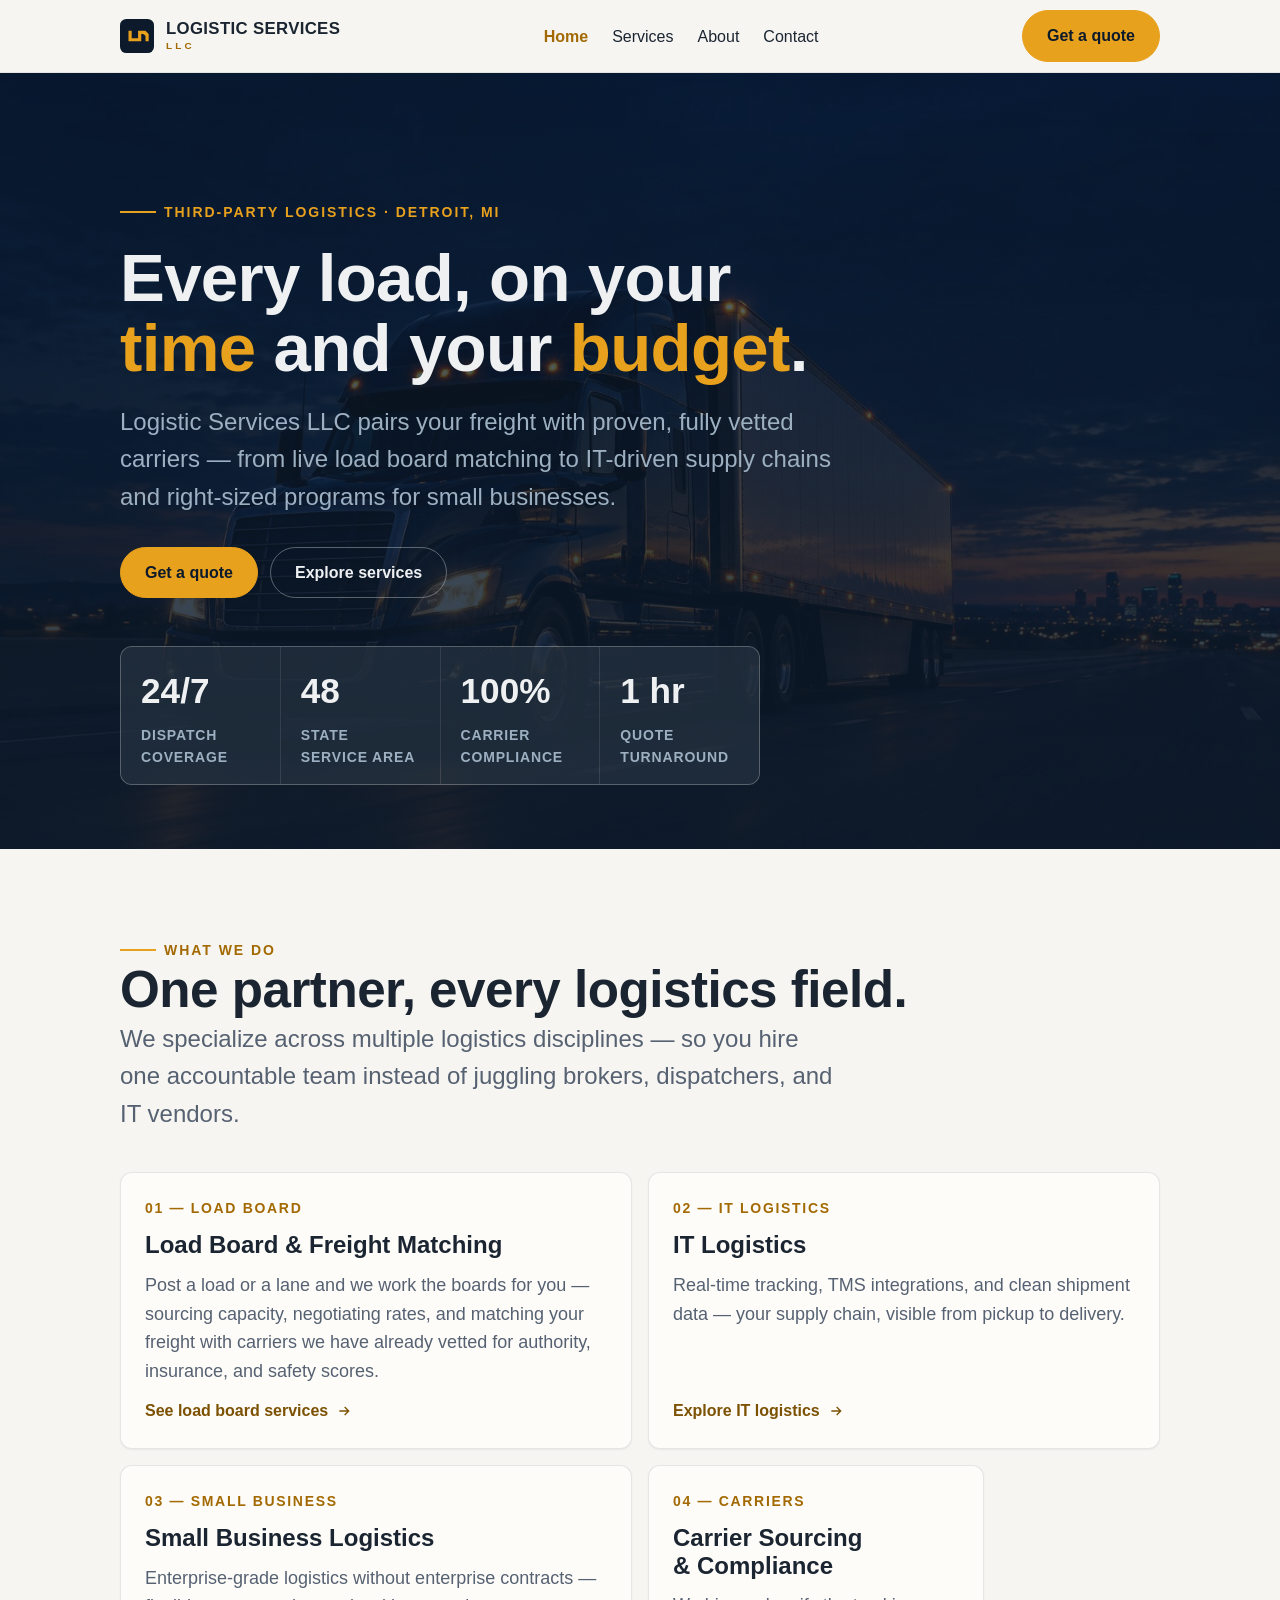
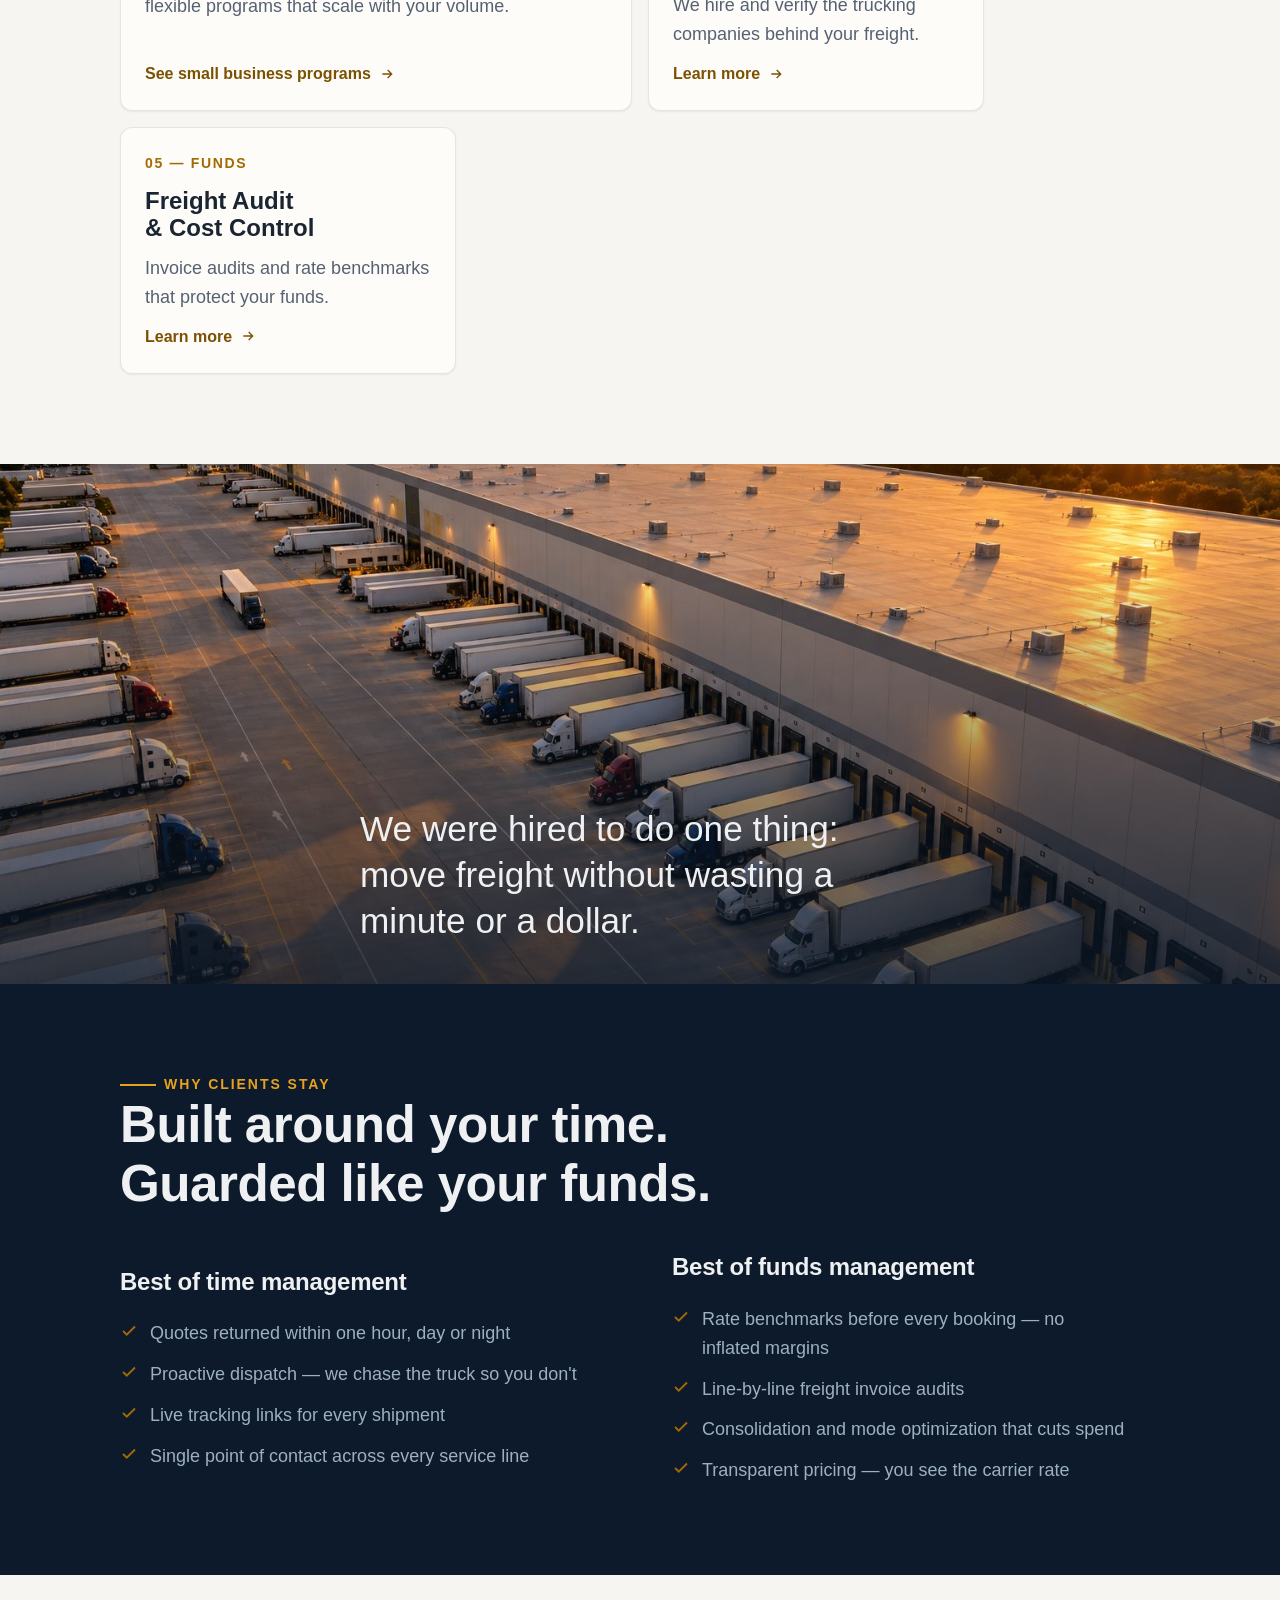
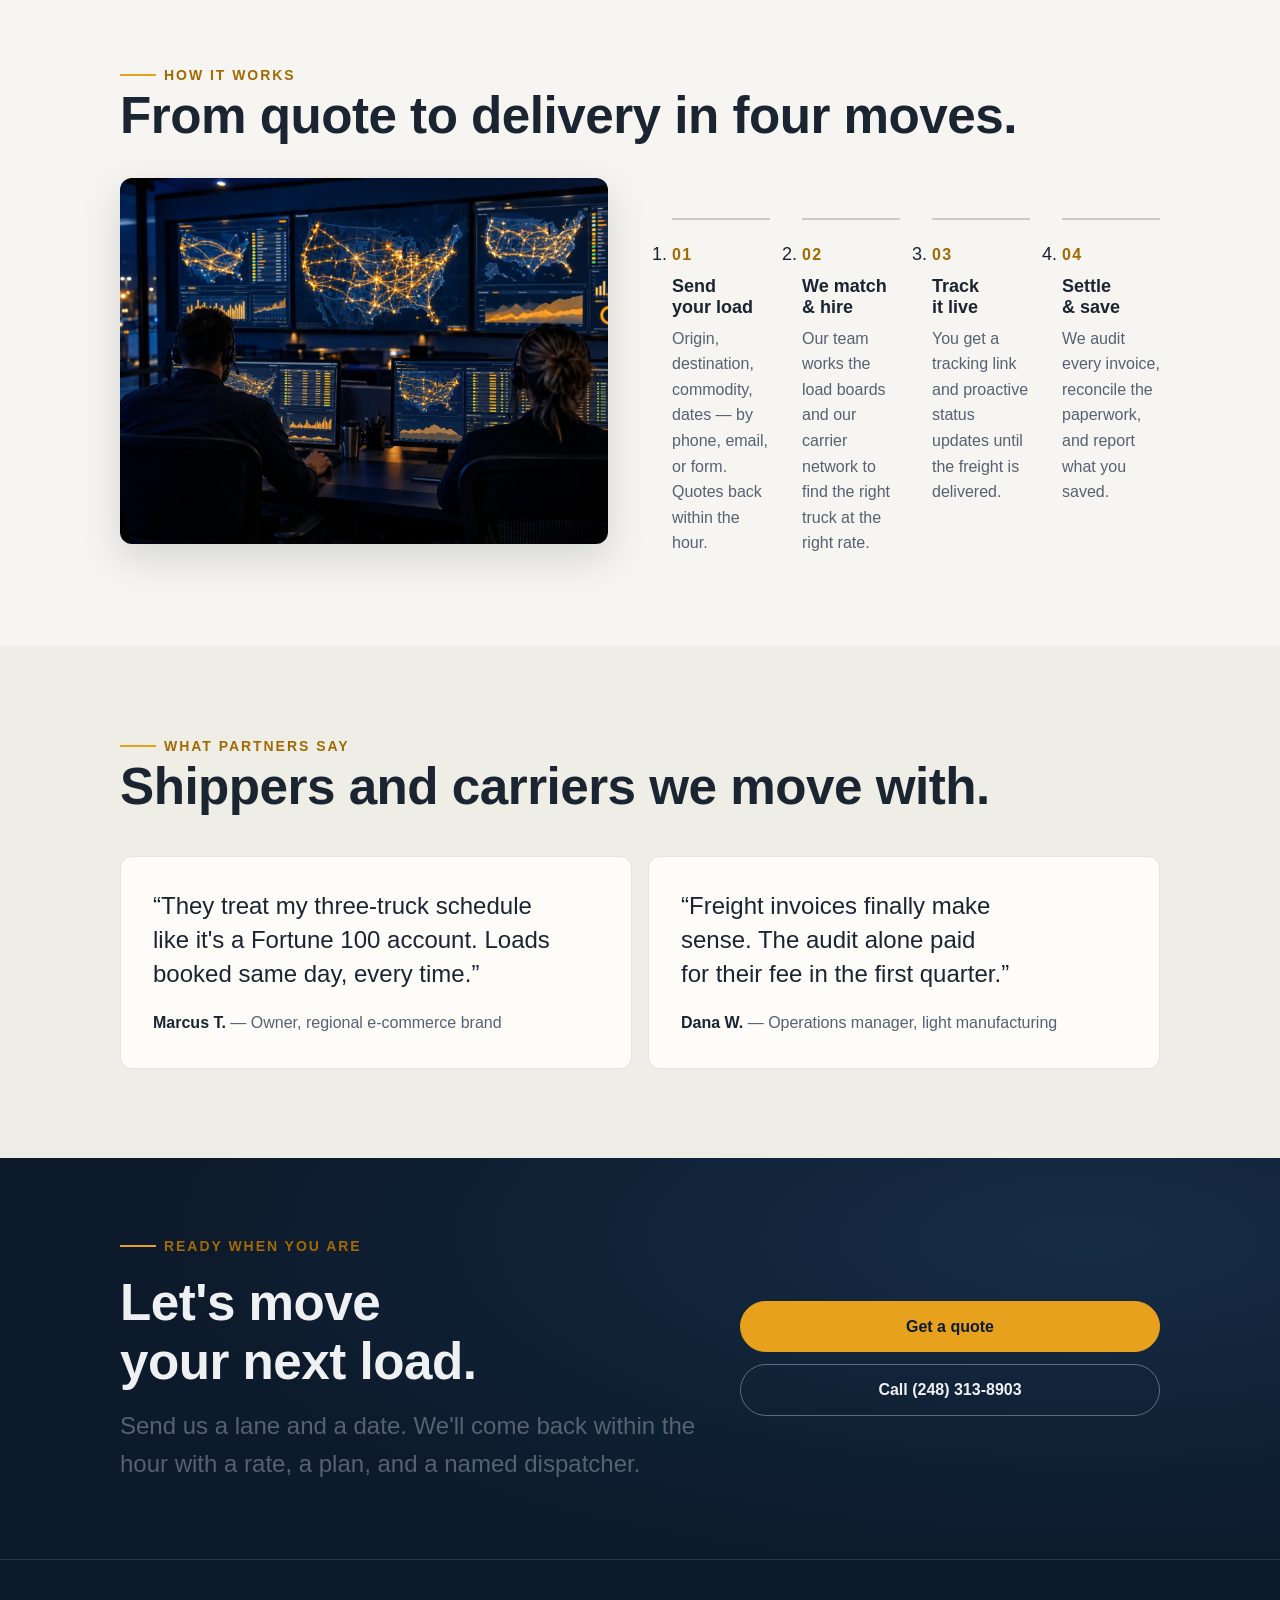
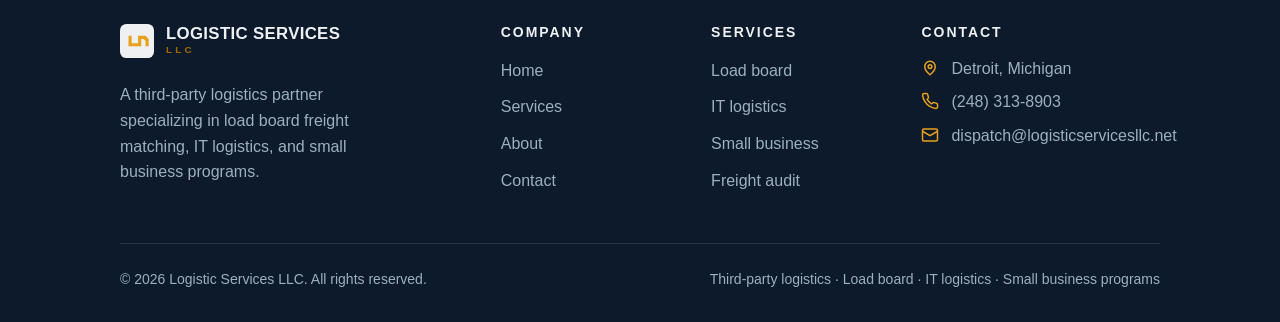
<file: index.html>
<!DOCTYPE html>
<html lang="en">
<head>
  <meta charset="UTF-8" />
  <meta name="viewport" content="width=device-width, initial-scale=1.0" />
  <title>Logistic Services LLC — Third-Party Logistics Built Around Your Time & Budget</title>
  <meta name="description" content="Logistic Services LLC is a third-party logistics partner: load board freight matching, IT logistics, and small business logistics — engineered for the best time management and cost control." />
  <meta property="og:title" content="Logistic Services LLC — Third-Party Logistics" />
  <meta property="og:description" content="Load boards, IT logistics, and small business programs — one partner for freight that ships on time and on budget." />
  <meta property="og:type" content="website" />
  <link rel="icon" href="data:image/svg+xml,%3Csvg xmlns='http://www.w3.org/2000/svg' viewBox='0 0 32 32'%3E%3Crect width='32' height='32' rx='6' fill='%230c1a2b'/%3E%3Cpath d='M8 21V11h3v7h6v3H8zm12-10h4l3 3v7h-3v-5.2L21.8 14H20v7h-3V11h3z' fill='%23e8a11d'/%3E%3C/svg%3E" />
  <link rel="preconnect" href="https://api.fontshare.com" />
  <link rel="stylesheet" href="https://api.fontshare.com/v2/css?f[]=clash-display@500,600&f[]=satoshi@400,500,700&display=swap" />
  <link rel="stylesheet" href="./base.css" />
  <link rel="stylesheet" href="./style.css" />
  <script type="application/ld+json">
  {
    "@context": "https://schema.org",
    "@type": "LogisticsService",
    "name": "Logistic Services LLC",
    "description": "Third-party logistics provider offering load board freight matching, IT logistics, and small business logistics.",
    "areaServed": "United States",
    "address": { "@type": "PostalAddress", "addressLocality": "Detroit", "addressRegion": "MI", "addressCountry": "US" }
  }
  </script>
</head>
<body>
  <a class="skip-link" href="#main">Skip to content</a>

  <header class="site-header">
    <div class="container header-inner">
      <a class="brand" href="./index.html" aria-label="Logistic Services LLC — home">
        <svg class="brand-mark" width="34" height="34" viewBox="0 0 32 32" aria-hidden="true">
          <rect width="32" height="32" rx="6" fill="currentColor"/>
          <path d="M8 21V11h3v7h6v3H8zm12-10h4l3 3v7h-3v-5.2L21.8 14H20v7h-3V11h3z" fill="#e8a11d"/>
        </svg>
        <span class="brand-name">Logistic Services<small>LLC</small></span>
      </a>
      <nav aria-label="Primary">
        <ul class="nav-links">
          <li><a href="./index.html" aria-current="page">Home</a></li>
          <li><a href="./services.html">Services</a></li>
          <li><a href="./about.html">About</a></li>
          <li><a href="./contact.html">Contact</a></li>
        </ul>
      </nav>
      <a class="btn btn--accent nav-cta" href="./contact.html">Get a quote</a>
      <button class="nav-toggle" type="button" data-nav-toggle aria-expanded="false" aria-controls="mobile-nav">
        <svg width="24" height="24" viewBox="0 0 24 24" fill="none" stroke="currentColor" stroke-width="2" aria-hidden="true"><path d="M3 6h18M3 12h18M3 18h18"/></svg>
        <span class="sr-only">Menu</span>
      </button>
    </div>
    <div class="container mobile-nav" id="mobile-nav" data-mobile-nav>
      <ul>
        <li><a href="./index.html" aria-current="page">Home</a></li>
        <li><a href="./services.html">Services</a></li>
        <li><a href="./about.html">About</a></li>
        <li><a href="./contact.html">Contact</a></li>
        <li><a href="./contact.html">Get a quote</a></li>
      </ul>
    </div>
  </header>

  <main id="main">
    <!-- Hero -->
    <section class="hero">
      <div class="container">
        <div class="hero-inner">
          <p class="eyebrow">Third-party logistics · Detroit, MI</p>
          <h1 class="display">Every load, on your <span class="accent">time</span> and your <span class="accent">budget</span>.</h1>
          <p class="hero-lede">Logistic Services LLC pairs your freight with proven, fully vetted carriers — from live load board matching to IT-driven supply chains and right-sized programs for small businesses.</p>
          <div class="hero-actions">
            <a class="btn btn--accent" href="./contact.html">Get a quote</a>
            <a class="btn btn--ghost" href="./services.html">Explore services</a>
          </div>
          <dl class="hero-stats">
            <div class="hero-stat"><dt>24/7</dt><dd>Dispatch coverage</dd></div>
            <div class="hero-stat"><dt>48</dt><dd>State service area</dd></div>
            <div class="hero-stat"><dt>100%</dt><dd>Carrier compliance</dd></div>
            <div class="hero-stat"><dt>1 hr</dt><dd>Quote turnaround</dd></div>
          </dl>
        </div>
      </div>
    </section>

    <!-- Services -->
    <section class="section">
      <div class="container">
        <p class="eyebrow reveal">What we do</p>
        <h2 class="display reveal">One partner, every logistics field.</h2>
        <p class="lede reveal">We specialize across multiple logistics disciplines — so you hire one accountable team instead of juggling brokers, dispatchers, and IT vendors.</p>
        <div class="service-grid">
          <a class="service-card service-card--wide reveal" href="./services.html#load-board">
            <span class="service-num">01 — LOAD BOARD</span>
            <h3>Load Board & Freight Matching</h3>
            <p>Post a load or a lane and we work the boards for you — sourcing capacity, negotiating rates, and matching your freight with carriers we have already vetted for authority, insurance, and safety scores.</p>
            <span class="service-more">See load board services <svg width="16" height="16" viewBox="0 0 24 24" fill="none" stroke="currentColor" stroke-width="2" aria-hidden="true"><path d="M5 12h14M13 6l6 6-6 6"/></svg></span>
          </a>
          <a class="service-card reveal" href="./services.html#it-logistics">
            <span class="service-num">02 — IT LOGISTICS</span>
            <h3>IT Logistics</h3>
            <p>Real-time tracking, TMS integrations, and clean shipment data — your supply chain, visible from pickup to delivery.</p>
            <span class="service-more">Explore IT logistics <svg width="16" height="16" viewBox="0 0 24 24" fill="none" stroke="currentColor" stroke-width="2" aria-hidden="true"><path d="M5 12h14M13 6l6 6-6 6"/></svg></span>
          </a>
          <a class="service-card reveal" href="./services.html#small-business">
            <span class="service-num">03 — SMALL BUSINESS</span>
            <h3>Small Business Logistics</h3>
            <p>Enterprise-grade logistics without enterprise contracts — flexible programs that scale with your volume.</p>
            <span class="service-more">See small business programs <svg width="16" height="16" viewBox="0 0 24 24" fill="none" stroke="currentColor" stroke-width="2" aria-hidden="true"><path d="M5 12h14M13 6l6 6-6 6"/></svg></span>
          </a>
          <a class="service-card service-card--half reveal" href="./services.html#carrier-sourcing">
            <span class="service-num">04 — CARRIERS</span>
            <h3>Carrier Sourcing & Compliance</h3>
            <p>We hire and verify the trucking companies behind your freight.</p>
            <span class="service-more">Learn more <svg width="16" height="16" viewBox="0 0 24 24" fill="none" stroke="currentColor" stroke-width="2" aria-hidden="true"><path d="M5 12h14M13 6l6 6-6 6"/></svg></span>
          </a>
          <a class="service-card service-card--half reveal" href="./services.html#cost-control">
            <span class="service-num">05 — FUNDS</span>
            <h3>Freight Audit & Cost Control</h3>
            <p>Invoice audits and rate benchmarks that protect your funds.</p>
            <span class="service-more">Learn more <svg width="16" height="16" viewBox="0 0 24 24" fill="none" stroke="currentColor" stroke-width="2" aria-hidden="true"><path d="M5 12h14M13 6l6 6-6 6"/></svg></span>
          </a>
        </div>
      </div>
    </section>

    <!-- Full-bleed image moment -->
    <section class="bleed" aria-label="Distribution center at golden hour">
      <div class="container">
        <p class="bleed-quote">We were hired to do one thing: move freight without wasting a minute or a dollar.</p>
      </div>
    </section>

    <!-- Time & Funds -->
    <section class="ink-section">
      <div class="container">
        <p class="eyebrow reveal">Why clients stay</p>
        <h2 class="display reveal">Built around your time. Guarded like your funds.</h2>
        <div class="split" style="margin-top: var(--space-10);">
          <div class="reveal">
            <h3 class="display" style="font-size: var(--text-lg); color: var(--color-on-ink);">Best of time management</h3>
            <ul class="check-list">
              <li><svg width="18" height="18" viewBox="0 0 24 24" fill="none" stroke="currentColor" stroke-width="2.5" aria-hidden="true"><path d="M20 6 9 17l-5-5"/></svg>Quotes returned within one hour, day or night</li>
              <li><svg width="18" height="18" viewBox="0 0 24 24" fill="none" stroke="currentColor" stroke-width="2.5" aria-hidden="true"><path d="M20 6 9 17l-5-5"/></svg>Proactive dispatch — we chase the truck so you don't</li>
              <li><svg width="18" height="18" viewBox="0 0 24 24" fill="none" stroke="currentColor" stroke-width="2.5" aria-hidden="true"><path d="M20 6 9 17l-5-5"/></svg>Live tracking links for every shipment</li>
              <li><svg width="18" height="18" viewBox="0 0 24 24" fill="none" stroke="currentColor" stroke-width="2.5" aria-hidden="true"><path d="M20 6 9 17l-5-5"/></svg>Single point of contact across every service line</li>
            </ul>
          </div>
          <div class="reveal">
            <h3 class="display" style="font-size: var(--text-lg); color: var(--color-on-ink);">Best of funds management</h3>
            <ul class="check-list">
              <li><svg width="18" height="18" viewBox="0 0 24 24" fill="none" stroke="currentColor" stroke-width="2.5" aria-hidden="true"><path d="M20 6 9 17l-5-5"/></svg>Rate benchmarks before every booking — no inflated margins</li>
              <li><svg width="18" height="18" viewBox="0 0 24 24" fill="none" stroke="currentColor" stroke-width="2.5" aria-hidden="true"><path d="M20 6 9 17l-5-5"/></svg>Line-by-line freight invoice audits</li>
              <li><svg width="18" height="18" viewBox="0 0 24 24" fill="none" stroke="currentColor" stroke-width="2.5" aria-hidden="true"><path d="M20 6 9 17l-5-5"/></svg>Consolidation and mode optimization that cuts spend</li>
              <li><svg width="18" height="18" viewBox="0 0 24 24" fill="none" stroke="currentColor" stroke-width="2.5" aria-hidden="true"><path d="M20 6 9 17l-5-5"/></svg>Transparent pricing — you see the carrier rate</li>
            </ul>
          </div>
        </div>
      </div>
    </section>

    <!-- How it works -->
    <section class="section">
      <div class="container">
        <p class="eyebrow reveal">How it works</p>
        <h2 class="display reveal">From quote to delivery in four moves.</h2>
        <div class="split" style="margin-top: var(--space-8); align-items: start;">
          <div class="split-media reveal">
            <img src="./assets/img/load-board.jpg" alt="Dispatch operations center with route monitoring screens" width="960" height="720" loading="lazy" decoding="async" />
          </div>
          <div class="split-body reveal">
            <ol class="steps" style="--steps: 4;">
              <li class="step">
                <h3>Send your load</h3>
                <p>Origin, destination, commodity, dates — by phone, email, or form. Quotes back within the hour.</p>
              </li>
              <li class="step">
                <h3>We match & hire</h3>
                <p>Our team works the load boards and our carrier network to find the right truck at the right rate.</p>
              </li>
              <li class="step">
                <h3>Track it live</h3>
                <p>You get a tracking link and proactive status updates until the freight is delivered.</p>
              </li>
              <li class="step">
                <h3>Settle & save</h3>
                <p>We audit every invoice, reconcile the paperwork, and report what you saved.</p>
              </li>
            </ol>
          </div>
        </div>
      </div>
    </section>

    <!-- Testimonials -->
    <section class="section" style="background: var(--color-surface-offset);">
      <div class="container">
        <p class="eyebrow reveal">What partners say</p>
        <h2 class="display reveal">Shippers and carriers we move with.</h2>
        <div class="quote-grid">
          <figure class="quote-card reveal">
            <blockquote>“They treat my three-truck schedule like it's a Fortune 100 account. Loads booked same day, every time.”</blockquote>
            <figcaption><strong>Marcus T.</strong> — Owner, regional e-commerce brand</figcaption>
          </figure>
          <figure class="quote-card reveal">
            <blockquote>“Freight invoices finally make sense. The audit alone paid for their fee in the first quarter.”</blockquote>
            <figcaption><strong>Dana W.</strong> — Operations manager, light manufacturing</figcaption>
          </figure>
        </div>
      </div>
    </section>

    <!-- CTA band -->
    <section class="cta-band">
      <div class="container cta-band-inner">
        <div class="reveal">
          <p class="eyebrow">Ready when you are</p>
          <h2 class="display">Let's move your next load.</h2>
          <p class="lede">Send us a lane and a date. We'll come back within the hour with a rate, a plan, and a named dispatcher.</p>
        </div>
        <div class="cta-band-actions reveal">
          <a class="btn btn--accent" href="./contact.html">Get a quote</a>
          <a class="btn btn--ghost" href="tel:+12483138903">Call (248) 313-8903</a>
        </div>
      </div>
    </section>
  </main>

  <footer class="site-footer">
    <div class="container">
      <div class="footer-grid">
        <div class="footer-brand">
          <a class="brand" href="./index.html">
            <svg class="brand-mark" width="34" height="34" viewBox="0 0 32 32" aria-hidden="true">
              <rect width="32" height="32" rx="6" fill="currentColor"/>
              <path d="M8 21V11h3v7h6v3H8zm12-10h4l3 3v7h-3v-5.2L21.8 14H20v7h-3V11h3z" fill="#e8a11d"/>
            </svg>
            <span class="brand-name">Logistic Services<small>LLC</small></span>
          </a>
          <p>A third-party logistics partner specializing in load board freight matching, IT logistics, and small business programs.</p>
        </div>
        <div>
          <h3>Company</h3>
          <ul>
            <li><a href="./index.html">Home</a></li>
            <li><a href="./services.html">Services</a></li>
            <li><a href="./about.html">About</a></li>
            <li><a href="./contact.html">Contact</a></li>
          </ul>
        </div>
        <div>
          <h3>Services</h3>
          <ul>
            <li><a href="./services.html#load-board">Load board</a></li>
            <li><a href="./services.html#it-logistics">IT logistics</a></li>
            <li><a href="./services.html#small-business">Small business</a></li>
            <li><a href="./services.html#cost-control">Freight audit</a></li>
          </ul>
        </div>
        <div>
          <h3>Contact</h3>
          <ul class="footer-contact">
            <li>
              <svg width="18" height="18" viewBox="0 0 24 24" fill="none" stroke="currentColor" stroke-width="2" aria-hidden="true"><path d="M12 21s-7-5.5-7-11a7 7 0 0 1 14 0c0 5.5-7 11-7 11z"/><circle cx="12" cy="10" r="2.5"/></svg>
              <span>Detroit, Michigan</span>
            </li>
            <li>
              <svg width="18" height="18" viewBox="0 0 24 24" fill="none" stroke="currentColor" stroke-width="2" aria-hidden="true"><path d="M22 16.9v3a2 2 0 0 1-2.2 2 19.8 19.8 0 0 1-8.6-3.1 19.5 19.5 0 0 1-6-6A19.8 19.8 0 0 1 2.1 4.2 2 2 0 0 1 4.1 2h3a2 2 0 0 1 2 1.7c.13.96.36 1.9.7 2.8a2 2 0 0 1-.45 2.1L8.1 9.9a16 16 0 0 0 6 6l1.3-1.3a2 2 0 0 1 2.1-.45c.9.34 1.84.57 2.8.7A2 2 0 0 1 22 16.9z"/></svg>
              <a href="tel:+12483138903">(248) 313-8903</a>
            </li>
            <li>
              <svg width="18" height="18" viewBox="0 0 24 24" fill="none" stroke="currentColor" stroke-width="2" aria-hidden="true"><rect x="2" y="4" width="20" height="16" rx="2"/><path d="m22 7-10 6L2 7"/></svg>
              <a href="mailto:dispatch@logisticservicesllc.com">dispatch@logisticservicesllc.net</a>
            </li>
          </ul>
        </div>
      </div>
      <div class="footer-bottom">
        <span>© 2026 Logistic Services LLC. All rights reserved.</span>
        <span>Third-party logistics · Load board · IT logistics · Small business programs</span>
      </div>
    </div>
  </footer>

  <script src="./app.js" defer></script>
<script data-pplx-inline-edit>
(function () {
  if (window === window.top) return;

  const allowedParentOrigins = ["https://www.perplexity.ai","https://perplexity.ai","https://testing.perplexity.ai","https://staging.perplexity.ai","https://*.preview.i.perplexity.ai","http://perplexity.localhost","http://localhost:1420","http://127.0.0.1:1420","http://localhost:3000","http://127.0.0.1:3000","http://localhost:5173","http://127.0.0.1:5173"];
  const MAX_FONT_BYTES = 500 * 1024;
  const MAX_TOTAL_FONT_BYTES = 2 * 1024 * 1024;
  const DEFAULT_LINE_HEIGHT = 16;
  let scrollForwarding = false;
  let scrollRaf = 0;
  let trustedTopOrigin = null;

  // Allow entries like "https://*.preview.i.perplexity.ai" — the wildcard
  // matches a single DNS label (no dots), so "https://*.foo" cannot stretch
  // across multiple labels.
  function matchesAllowedOrigin(origin) {
    if (!origin) return false;
    for (const entry of allowedParentOrigins) {
      if (!entry.includes("*")) {
        if (entry === origin) return true;
        continue;
      }
      const pattern = new RegExp(
        "^" +
          entry.replace(/[.+?^${}()|[\]\\]/g, "\\$&").replace(/\*/g, "[^.]+") +
          "$",
      );
      if (pattern.test(origin)) return true;
    }
    return false;
  }

  // Trust decision: when the sender is same-origin-visible (event.origin is a
  // real origin like https://www.perplexity.ai) we trust event.origin directly.
  // When event.origin is "null" (opaque broker srcdoc), we fall back to the
  // broker's stamped `parentOrigin` to identify the top window. The fallback
  // is claim-only — we rely on the browser's native `targetOrigin` enforcement
  // on the response path (see postToTrustedTop) to ensure replies can't be
  // delivered to anyone but the actual top window of that claimed origin.
  function getTrustedParentOrigin(event) {
    const forwardedParentOrigin =
      typeof event.data.parentOrigin === "string" ? event.data.parentOrigin : null;
    const parentOrigin = event.origin === "null" ? forwardedParentOrigin : event.origin;
    return matchesAllowedOrigin(parentOrigin) ? parentOrigin : null;
  }

  // All responses go to window.top with targetOrigin = the allowlisted origin.
  // An attacker that iframes us inside their own null-origin broker can claim
  // any parentOrigin they like, but the browser will drop the reply whenever
  // the real top's origin doesn't match — so the screenshot never leaves.
  function postToTrustedTop(message) {
    if (!trustedTopOrigin) return;
    try {
      window.top.postMessage(message, trustedTopOrigin);
    } catch (_error) {}
  }

  const PICK_CAPABILITIES = ["pick"];
  const PICK_CHAIN_LENGTH = 4;
  const PICK_MAX_TEXT_CHARS = 120;
  const PICK_MAX_HTML_CHARS = 300;

  function truncate(value, maxChars) {
    return value.length > maxChars ? value.slice(0, maxChars - 1) + "…" : value;
  }

  function isPickableElement(element) {
    return (
      element instanceof Element &&
      element !== document.documentElement &&
      element !== document.body
    );
  }

  function resolvePickTarget(x, y) {
    if (!Number.isFinite(x) || !Number.isFinite(y)) return null;
    const element = document.elementFromPoint(x, y);
    return isPickableElement(element) ? element.closest("svg") || element : null;
  }

  function pickLabel(element) {
    if (element.id) return element.localName + "#" + element.id;
    return [element.localName].concat(Array.from(element.classList).slice(0, 2)).join(".");
  }

  // Only attributes that help find the element in source. data-* values and URL
  // query strings or fragments can carry tokens.
  const PICK_ATTRIBUTES = new Set([
    "id",
    "class",
    "name",
    "type",
    "role",
    "alt",
    "aria-label",
    "href",
    "src",
  ]);

  function pickAttributeValue(attribute) {
    return attribute.name === "href" || attribute.name === "src"
      ? attribute.value.split(/[?#]/)[0]
      : attribute.value;
  }

  function describePickElement(element) {
    const chain = [];
    for (
      let current = element;
      isPickableElement(current) && chain.length < PICK_CHAIN_LENGTH;
      current = current.parentElement
    ) {
      chain.unshift(current);
    }
    const attributes = Array.from(element.attributes)
      .filter((attribute) => PICK_ATTRIBUTES.has(attribute.name))
      .map((attribute) => ` ${attribute.name}="${pickAttributeValue(attribute).replace(/"/g, "&quot;")}"`)
      .join("");
    const text = (element.innerText || element.textContent || "").replace(/\s+/g, " ").trim();
    return {
      chain: chain.map(pickLabel),
      html: truncate(`<${element.localName}${attributes}>`, PICK_MAX_HTML_CHARS),
      text: text ? truncate(text, PICK_MAX_TEXT_CHARS) : undefined,
    };
  }

  // Hover asks once per frame, and innerText on a large section forces layout,
  // so only the rect is re-read while the pointer stays on the same element.
  // Clicks ask for fresh details since the page may have changed the element.
  let lastPick = null;

  function describePickTarget(element, fresh) {
    if (fresh || lastPick?.element !== element) {
      lastPick = { element, details: describePickElement(element) };
    }
    const rect = element.getBoundingClientRect();
    return {
      rect: { x: rect.left, y: rect.top, width: rect.width, height: rect.height },
      ...lastPick.details,
    };
  }

  function inlineAll(original, clone) {
    if (original.nodeType !== 1 || clone.nodeType !== 1) return;

    try {
      const computedStyle = getComputedStyle(original);
      // cssText on a computed style is the serialized declaration in modern
      // Chromium/Safari — a single read beats enumerating ~400 longhand
      // properties. Firefox returns "" here, so we fall back on empty.
      const serialized = computedStyle.cssText;
      if (serialized) {
        clone.style.cssText = serialized;
      } else {
        const parts = new Array(computedStyle.length);
        for (let index = 0; index < computedStyle.length; index += 1) {
          const property = computedStyle[index];
          parts[index] = `${property}:${computedStyle.getPropertyValue(property)};`;
        }
        clone.style.cssText = parts.join("");
      }
    } catch (_error) {}

    const originalChildren = original.children;
    const clonedChildren = clone.children;
    for (
      let index = 0;
      index < originalChildren.length && index < clonedChildren.length;
      index += 1
    ) {
      inlineAll(originalChildren[index], clonedChildren[index]);
    }
  }

  function extractFontUrl(srcValue) {
    const matches = [
      ...srcValue.matchAll(
        /url\(["']?([^"')]+)["']?\)(?:\s*format\(["']?([^"')]+)["']?\))?/gi,
      ),
    ];
    if (matches.length === 0) return null;
    const woff2 = matches.find((m) => m[2] && m[2].toLowerCase().includes("woff2"));
    if (woff2) return woff2[1];
    const woff = matches.find((m) => m[2] && m[2].toLowerCase().includes("woff"));
    if (woff) return woff[1];
    return matches[0][1];
  }

  // Cache resolved font URL -> data URI across captures. Fonts on a page
  // essentially never change, and a batch run emits multiple captures back to
  // back — without this we'd refetch + re-base64 every time.
  const fontDataUriCache = new Map();
  const SRC_DECLARATION_RE = /src\s*:\s*[^;}]+/i;

  async function fetchAsDataUri(url) {
    if (fontDataUriCache.has(url)) return fontDataUriCache.get(url);
    let dataUri = null;
    try {
      const response = await fetch(url, { mode: "cors", credentials: "omit" });
      if (response.ok) {
        const blob = await response.blob();
        if (blob.size <= MAX_FONT_BYTES) {
          dataUri = await new Promise((resolve) => {
            const reader = new FileReader();
            reader.onloadend = () =>
              resolve(typeof reader.result === "string" ? reader.result : null);
            reader.onerror = () => resolve(null);
            reader.readAsDataURL(blob);
          });
        }
      }
    } catch (_error) {
      dataUri = null;
    }
    fontDataUriCache.set(url, dataUri);
    return dataUri;
  }

  function collectFontFaceRuleTexts() {
    const rules = [];
    for (const sheet of document.styleSheets) {
      let cssRules;
      try {
        cssRules = sheet.cssRules;
      } catch (_error) {
        continue;
      }
      if (!cssRules) continue;
      for (const rule of cssRules) {
        const cssText = rule.cssText || "";
        if (cssText.startsWith("@font-face")) rules.push(cssText);
      }
    }
    return rules;
  }

  async function buildInlinedFontCss() {
    const ruleTexts = collectFontFaceRuleTexts();
    if (ruleTexts.length === 0) return null;

    const resolved = ruleTexts.map((cssText) => {
      if (!SRC_DECLARATION_RE.test(cssText)) return null;
      const srcMatch = cssText.match(/src\s*:\s*([^;}]+)[;}]/i);
      if (!srcMatch) return null;
      const url = extractFontUrl(srcMatch[1]);
      if (!url) return null;
      try {
        return { cssText, url: new URL(url, document.baseURI).href };
      } catch (_error) {
        return null;
      }
    });

    const dataUris = await Promise.all(
      resolved.map((entry) => (entry ? fetchAsDataUri(entry.url) : Promise.resolve(null))),
    );

    const inlined = [];
    let totalBytes = 0;
    for (let index = 0; index < resolved.length; index += 1) {
      const entry = resolved[index];
      const dataUri = dataUris[index];
      if (!entry || !dataUri) continue;
      const approxBytes = dataUri.length * 0.75;
      if (totalBytes + approxBytes > MAX_TOTAL_FONT_BYTES) break;
      totalBytes += approxBytes;
      inlined.push(entry.cssText.replace(SRC_DECLARATION_RE, `src: url("${dataUri}")`));
    }
    return inlined.length > 0 ? inlined.join("\n") : null;
  }

  function stripExternal(clone) {
    const images = clone.querySelectorAll("img");
    for (let index = 0; index < images.length; index += 1) {
      const src = images[index].getAttribute("src");
      if (src && !src.startsWith("data:")) images[index].removeAttribute("src");
    }

    const elements = clone.querySelectorAll("*");
    for (let index = 0; index < elements.length; index += 1) {
      const style = elements[index].style.cssText;
      if (style && style.includes("url(")) {
        elements[index].style.cssText = style.replace(
          /url\(["']?(?!data:)[^)"']*["']?\)/gi,
          "none",
        );
      }
    }
  }

  function emitScroll() {
    scrollRaf = 0;
    if (!scrollForwarding) return;
    postToTrustedTop({
      type: "INLINE_EDIT_SCROLL",
      scrollX: window.scrollX,
      scrollY: window.scrollY,
      capabilities: PICK_CAPABILITIES,
    });
  }

  window.addEventListener(
    "scroll",
    function () {
      if (!scrollForwarding || scrollRaf) return;
      scrollRaf = requestAnimationFrame(emitScroll);
    },
    { passive: true, capture: true },
  );

  async function handleCaptureRequest(event) {
    const requestId = event.data.requestId;
    const scrollX = window.scrollX;
    const scrollY = window.scrollY;
    const width = window.innerWidth;
    const height = window.innerHeight;

    function postResult(dataUrl) {
      postToTrustedTop({
        type: "INLINE_EDIT_SCREENSHOT_RESULT",
        requestId,
        dataUrl,
        scrollX,
        scrollY,
      });
    }

    try {
      // Wait for any pending web fonts to resolve so both inline metrics and
      // the @font-face inlining below see the same loaded faces.
      if (document.fonts && document.fonts.ready) {
        try {
          await document.fonts.ready;
        } catch (_error) {}
      }

      const clone = document.documentElement.cloneNode(true);
      inlineAll(document.documentElement, clone);

      const removedNodes = clone.querySelectorAll("script,link[rel=\"stylesheet\"],style");
      for (let index = 0; index < removedNodes.length; index += 1) {
        removedNodes[index].remove();
      }

      stripExternal(clone);

      // Re-embed web fonts as data-URI @font-face rules so the SVG rasterizer
      // can resolve them — external font URLs aren't fetched during
      // foreignObject rendering, which would otherwise force a fallback face
      // and change text metrics.
      const inlinedFontCss = await buildInlinedFontCss();
      if (inlinedFontCss) {
        const styleEl = document.createElement("style");
        styleEl.textContent = inlinedFontCss;
        const head = clone.querySelector("head");
        if (head) head.appendChild(styleEl);
        else clone.insertBefore(styleEl, clone.firstChild);
      }

      const html = new XMLSerializer().serializeToString(clone);
      const svg =
        `<svg xmlns="http://www.w3.org/2000/svg" width="${width}" height="${height}">` +
        '<foreignObject width="100%" height="100%">' +
        `<div xmlns="http://www.w3.org/1999/xhtml" style="width:${width}px;height:${height}px;overflow:hidden">` +
        `<div style="position:relative;left:-${scrollX}px;top:-${scrollY}px">` +
        html +
        "</div></div></foreignObject></svg>";
      const svgUrl = `data:image/svg+xml;charset=utf-8,${encodeURIComponent(svg)}`;
      const image = new Image();
      image.onload = function () {
        const canvas = document.createElement("canvas");
        canvas.width = width;
        canvas.height = height;
        canvas.getContext("2d").drawImage(image, 0, 0);
        postResult(canvas.toDataURL("image/png"));
      };
      image.onerror = function () {
        postResult(null);
      };
      image.src = svgUrl;
    } catch (_error) {
      postResult(null);
    }
  }

  window.addEventListener("message", function (event) {
    if (!event.data) return;
    // Only accept messages from the direct parent frame. Blocks sibling /
    // unrelated-window postMessage senders that could otherwise reach us.
    if (event.source !== window.parent) return;

    const trustedParentOrigin = getTrustedParentOrigin(event);
    if (!trustedParentOrigin) return;
    trustedTopOrigin = trustedParentOrigin;

    if (event.data.type === "INLINE_EDIT_PICK") {
      const element = resolvePickTarget(event.data.x, event.data.y);
      postToTrustedTop({
        type: "INLINE_EDIT_PICK_RESULT",
        seq: event.data.seq,
        target: element ? describePickTarget(element, event.data.fresh === true) : null,
      });
      return;
    }

    if (event.data.type === "INLINE_EDIT_SCROLL_START") {
      scrollForwarding = true;
      emitScroll();
      return;
    }

    if (event.data.type === "INLINE_EDIT_SCROLL_STOP") {
      scrollForwarding = false;
      if (scrollRaf) cancelAnimationFrame(scrollRaf);
      scrollRaf = 0;
      return;
    }

    if (event.data.type === "INLINE_EDIT_SCROLL_BY") {
      const { deltaX, deltaY, deltaMode } = event.data;
      if (!scrollForwarding || !Number.isFinite(deltaX) || !Number.isFinite(deltaY)) return;
      if (deltaMode !== 0 && deltaMode !== 1 && deltaMode !== 2) return;
      const lineHeight =
        parseFloat(getComputedStyle(document.documentElement).lineHeight) || DEFAULT_LINE_HEIGHT;
      const scaleX = deltaMode === 1 ? lineHeight : deltaMode === 2 ? window.innerWidth : 1;
      const scaleY = deltaMode === 1 ? lineHeight : deltaMode === 2 ? window.innerHeight : 1;
      // The selection overlay receives the wheel event instead of this iframe.
      // Instant scrolling preserves trackpad deltas even on smooth-scroll sites.
      window.scrollBy({ left: deltaX * scaleX, top: deltaY * scaleY, behavior: "instant" });
      emitScroll();
      return;
    }

    if (event.data.type !== "INLINE_EDIT_CAPTURE_REQUEST") return;

    handleCaptureRequest(event);
  });
})();


</script></body>
</html>
</file>
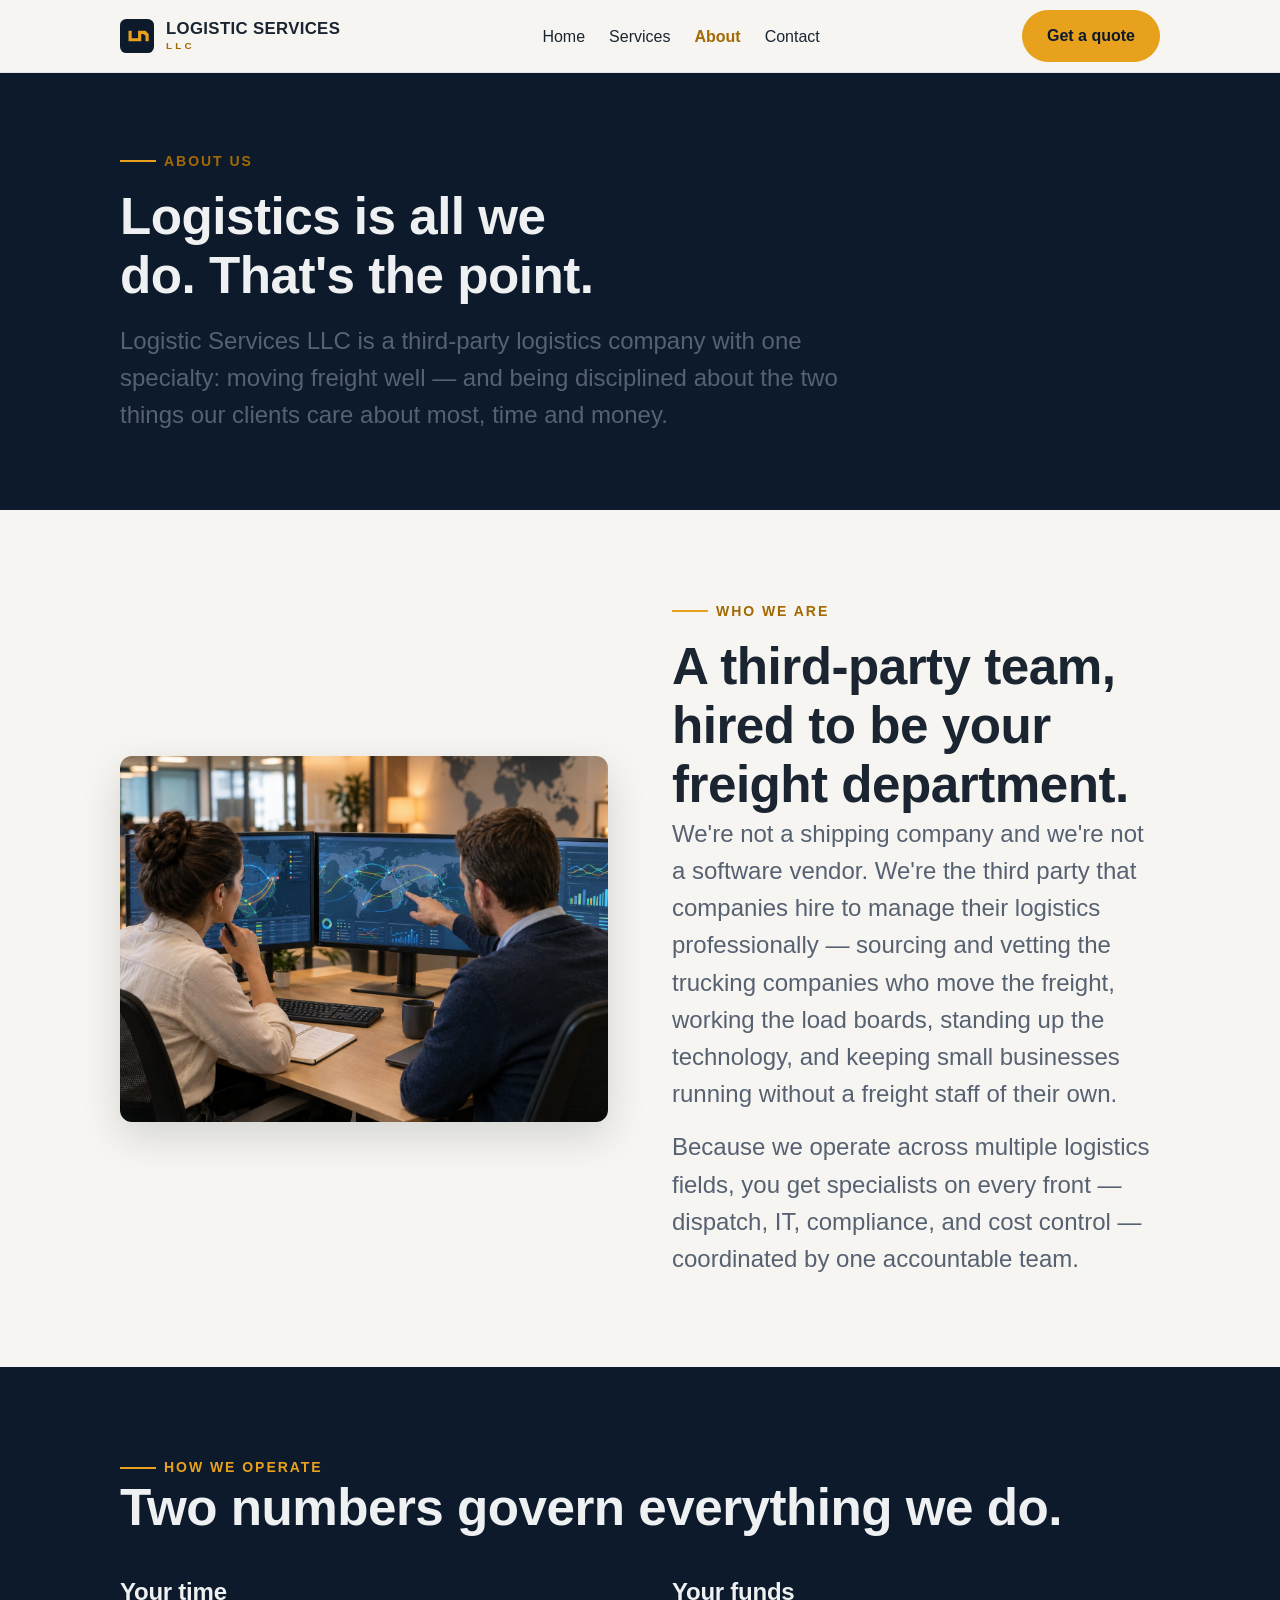
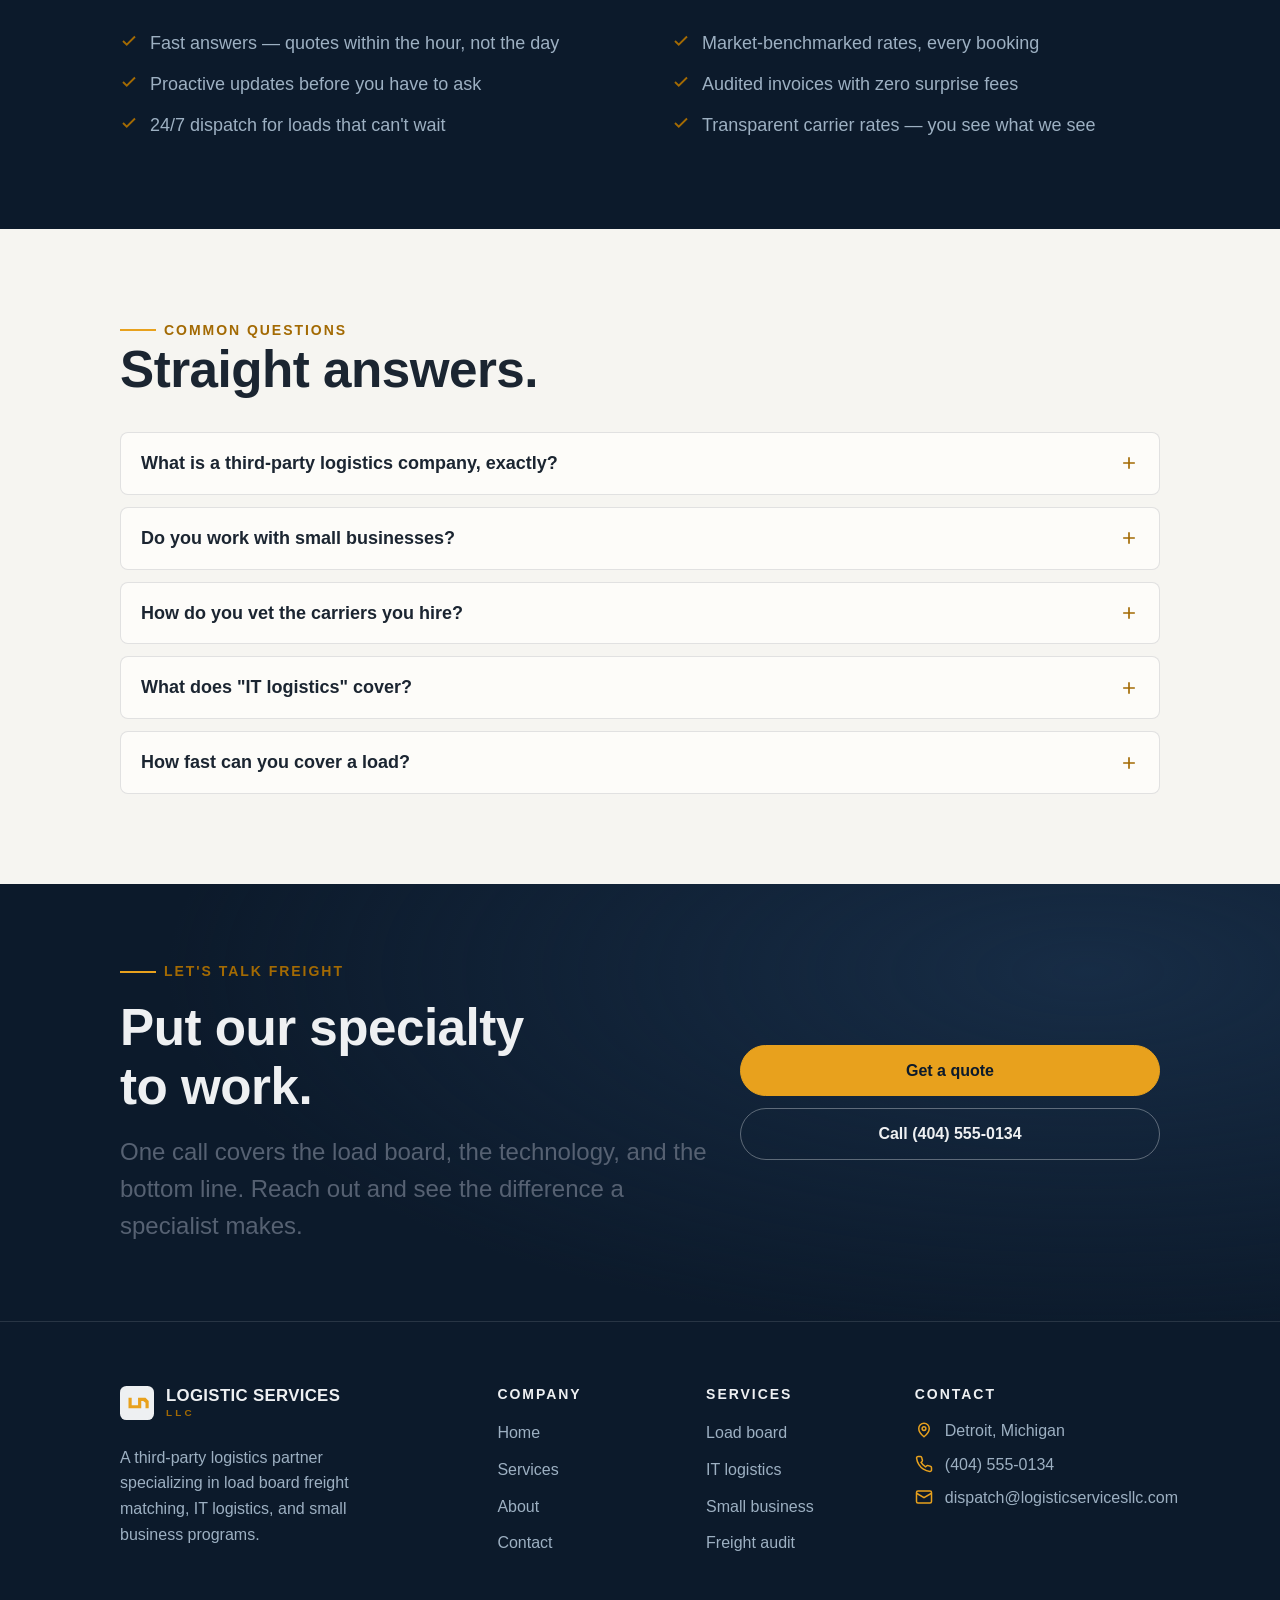
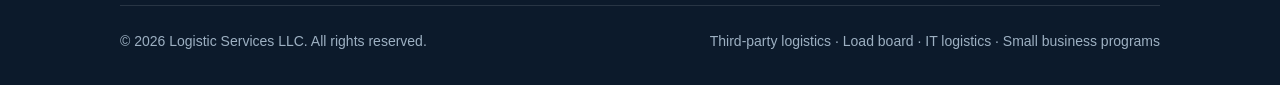
<file: about.html>
<!DOCTYPE html>
<html lang="en">
<head>
  <meta charset="UTF-8" />
  <meta name="viewport" content="width=device-width, initial-scale=1.0" />
  <title>About — Logistic Services LLC</title>
  <meta name="description" content="Logistic Services LLC is a third-party logistics company built on one principle: the best time management and the best use of our clients' funds." />
  <meta property="og:title" content="About — Logistic Services LLC" />
  <meta property="og:description" content="A third-party logistics partner built on time management and cost discipline." />
  <meta property="og:type" content="website" />
  <link rel="icon" href="data:image/svg+xml,%3Csvg xmlns='http://www.w3.org/2000/svg' viewBox='0 0 32 32'%3E%3Crect width='32' height='32' rx='6' fill='%230c1a2b'/%3E%3Cpath d='M8 21V11h3v7h6v3H8zm12-10h4l3 3v7h-3v-5.2L21.8 14H20v7h-3V11h3z' fill='%23e8a11d'/%3E%3C/svg%3E" />
  <link rel="preconnect" href="https://api.fontshare.com" />
  <link rel="stylesheet" href="https://api.fontshare.com/v2/css?f[]=clash-display@500,600&f[]=satoshi@400,500,700&display=swap" />
  <link rel="stylesheet" href="./base.css" />
  <link rel="stylesheet" href="./style.css" />
</head>
<body>
  <a class="skip-link" href="#main">Skip to content</a>

  <header class="site-header">
    <div class="container header-inner">
      <a class="brand" href="./index.html" aria-label="Logistic Services LLC — home">
        <svg class="brand-mark" width="34" height="34" viewBox="0 0 32 32" aria-hidden="true">
          <rect width="32" height="32" rx="6" fill="currentColor"/>
          <path d="M8 21V11h3v7h6v3H8zm12-10h4l3 3v7h-3v-5.2L21.8 14H20v7h-3V11h3z" fill="#e8a11d"/>
        </svg>
        <span class="brand-name">Logistic Services<small>LLC</small></span>
      </a>
      <nav aria-label="Primary">
        <ul class="nav-links">
          <li><a href="./index.html">Home</a></li>
          <li><a href="./services.html">Services</a></li>
          <li><a href="./about.html" aria-current="page">About</a></li>
          <li><a href="./contact.html">Contact</a></li>
        </ul>
      </nav>
      <a class="btn btn--accent nav-cta" href="./contact.html">Get a quote</a>
      <button class="nav-toggle" type="button" data-nav-toggle aria-expanded="false" aria-controls="mobile-nav">
        <svg width="24" height="24" viewBox="0 0 24 24" fill="none" stroke="currentColor" stroke-width="2" aria-hidden="true"><path d="M3 6h18M3 12h18M3 18h18"/></svg>
        <span class="sr-only">Menu</span>
      </button>
    </div>
    <div class="container mobile-nav" id="mobile-nav" data-mobile-nav>
      <ul>
        <li><a href="./index.html">Home</a></li>
        <li><a href="./services.html">Services</a></li>
        <li><a href="./about.html" aria-current="page">About</a></li>
        <li><a href="./contact.html">Contact</a></li>
        <li><a href="./contact.html">Get a quote</a></li>
      </ul>
    </div>
  </header>

  <main id="main">
    <section class="page-hero">
      <div class="container">
        <p class="eyebrow">About us</p>
        <h1 class="display">Logistics is all we do. That's the point.</h1>
        <p class="lede">Logistic Services LLC is a third-party logistics company with one specialty: moving freight well — and being disciplined about the two things our clients care about most, time and money.</p>
      </div>
    </section>

    <section class="section">
      <div class="container">
        <div class="split">
          <div class="split-media reveal">
            <img src="./assets/img/about-operations.jpg" alt="Logistics coordinators reviewing freight schedules at a control desk" width="960" height="720" loading="lazy" decoding="async" />
          </div>
          <div class="split-body reveal">
            <p class="eyebrow">Who we are</p>
            <h2 class="display">A third-party team, hired to be your freight department.</h2>
            <p class="lede">We're not a shipping company and we're not a software vendor. We're the third party that companies hire to manage their logistics professionally — sourcing and vetting the trucking companies who move the freight, working the load boards, standing up the technology, and keeping small businesses running without a freight staff of their own.</p>
            <p class="lede" style="margin-top: var(--space-4);">Because we operate across multiple logistics fields, you get specialists on every front — dispatch, IT, compliance, and cost control — coordinated by one accountable team.</p>
          </div>
        </div>
      </div>
    </section>

    <section class="ink-section">
      <div class="container">
        <p class="eyebrow reveal">How we operate</p>
        <h2 class="display reveal">Two numbers govern everything we do.</h2>
        <div class="split" style="margin-top: var(--space-10);">
          <div class="reveal">
            <h3 class="display" style="font-size: var(--text-lg); color: var(--color-on-ink);">Your time</h3>
            <ul class="check-list">
              <li><svg width="18" height="18" viewBox="0 0 24 24" fill="none" stroke="currentColor" stroke-width="2.5" aria-hidden="true"><path d="M20 6 9 17l-5-5"/></svg>Fast answers — quotes within the hour, not the day</li>
              <li><svg width="18" height="18" viewBox="0 0 24 24" fill="none" stroke="currentColor" stroke-width="2.5" aria-hidden="true"><path d="M20 6 9 17l-5-5"/></svg>Proactive updates before you have to ask</li>
              <li><svg width="18" height="18" viewBox="0 0 24 24" fill="none" stroke="currentColor" stroke-width="2.5" aria-hidden="true"><path d="M20 6 9 17l-5-5"/></svg>24/7 dispatch for loads that can't wait</li>
            </ul>
          </div>
          <div class="reveal">
            <h3 class="display" style="font-size: var(--text-lg); color: var(--color-on-ink);">Your funds</h3>
            <ul class="check-list">
              <li><svg width="18" height="18" viewBox="0 0 24 24" fill="none" stroke="currentColor" stroke-width="2.5" aria-hidden="true"><path d="M20 6 9 17l-5-5"/></svg>Market-benchmarked rates, every booking</li>
              <li><svg width="18" height="18" viewBox="0 0 24 24" fill="none" stroke="currentColor" stroke-width="2.5" aria-hidden="true"><path d="M20 6 9 17l-5-5"/></svg>Audited invoices with zero surprise fees</li>
              <li><svg width="18" height="18" viewBox="0 0 24 24" fill="none" stroke="currentColor" stroke-width="2.5" aria-hidden="true"><path d="M20 6 9 17l-5-5"/></svg>Transparent carrier rates — you see what we see</li>
            </ul>
          </div>
        </div>
      </div>
    </section>

    <section class="section">
      <div class="container">
        <p class="eyebrow reveal">Common questions</p>
        <h2 class="display reveal">Straight answers.</h2>
        <div class="faq-list">
          <details class="faq-item reveal">
            <summary>What is a third-party logistics company, exactly? <svg width="20" height="20" viewBox="0 0 24 24" fill="none" stroke="currentColor" stroke-width="2" aria-hidden="true"><path d="M12 5v14M5 12h14"/></svg></summary>
            <p>We sit between you and the trucking companies. You hire us to manage your freight — finding carriers, negotiating rates, handling paperwork, tracking loads, and auditing invoices — so you don't have to build that team in-house.</p>
          </details>
          <details class="faq-item reveal">
            <summary>Do you work with small businesses? <svg width="20" height="20" viewBox="0 0 24 24" fill="none" stroke="currentColor" stroke-width="2" aria-hidden="true"><path d="M12 5v14M5 12h14"/></svg></summary>
            <p>Yes — small business logistics is one of our core service lines. There are no volume minimums and no long-term contracts. You get the same carrier network and rates we negotiate at scale.</p>
          </details>
          <details class="faq-item reveal">
            <summary>How do you vet the carriers you hire? <svg width="20" height="20" viewBox="0 0 24 24" fill="none" stroke="currentColor" stroke-width="2" aria-hidden="true"><path d="M12 5v14M5 12h14"/></svg></summary>
            <p>Every carrier is verified for FMCSA operating authority, active insurance, and safety performance before they're matched to a load — and we keep scorecards on every partner in the network.</p>
          </details>
          <details class="faq-item reveal">
            <summary>What does "IT logistics" cover? <svg width="20" height="20" viewBox="0 0 24 24" fill="none" stroke="currentColor" stroke-width="2" aria-hidden="true"><path d="M12 5v14M5 12h14"/></svg></summary>
            <p>Everything digital in your supply chain: live tracking links, system integrations and EDI, digital bills of lading and proof of delivery, and reporting on lanes and spend.</p>
          </details>
          <details class="faq-item reveal">
            <summary>How fast can you cover a load? <svg width="20" height="20" viewBox="0 0 24 24" fill="none" stroke="currentColor" stroke-width="2" aria-hidden="true"><path d="M12 5v14M5 12h14"/></svg></summary>
            <p>Most posted loads are covered the same day. Send us your origin, destination, commodity, and dates, and we'll respond with a rate and a plan — typically within the hour.</p>
          </details>
        </div>
      </div>
    </section>

    <section class="cta-band">
      <div class="container cta-band-inner">
        <div class="reveal">
          <p class="eyebrow">Let's talk freight</p>
          <h2 class="display">Put our specialty to work.</h2>
          <p class="lede">One call covers the load board, the technology, and the bottom line. Reach out and see the difference a specialist makes.</p>
        </div>
        <div class="cta-band-actions reveal">
          <a class="btn btn--accent" href="./contact.html">Get a quote</a>
          <a class="btn btn--ghost" href="tel:+14045550134">Call (404) 555-0134</a>
        </div>
      </div>
    </section>
  </main>

  <footer class="site-footer">
    <div class="container">
      <div class="footer-grid">
        <div class="footer-brand">
          <a class="brand" href="./index.html">
            <svg class="brand-mark" width="34" height="34" viewBox="0 0 32 32" aria-hidden="true">
              <rect width="32" height="32" rx="6" fill="currentColor"/>
              <path d="M8 21V11h3v7h6v3H8zm12-10h4l3 3v7h-3v-5.2L21.8 14H20v7h-3V11h3z" fill="#e8a11d"/>
            </svg>
            <span class="brand-name">Logistic Services<small>LLC</small></span>
          </a>
          <p>A third-party logistics partner specializing in load board freight matching, IT logistics, and small business programs.</p>
        </div>
        <div>
          <h3>Company</h3>
          <ul>
            <li><a href="./index.html">Home</a></li>
            <li><a href="./services.html">Services</a></li>
            <li><a href="./about.html">About</a></li>
            <li><a href="./contact.html">Contact</a></li>
          </ul>
        </div>
        <div>
          <h3>Services</h3>
          <ul>
            <li><a href="./services.html#load-board">Load board</a></li>
            <li><a href="./services.html#it-logistics">IT logistics</a></li>
            <li><a href="./services.html#small-business">Small business</a></li>
            <li><a href="./services.html#cost-control">Freight audit</a></li>
          </ul>
        </div>
        <div>
          <h3>Contact</h3>
          <ul class="footer-contact">
            <li>
              <svg width="18" height="18" viewBox="0 0 24 24" fill="none" stroke="currentColor" stroke-width="2" aria-hidden="true"><path d="M12 21s-7-5.5-7-11a7 7 0 0 1 14 0c0 5.5-7 11-7 11z"/><circle cx="12" cy="10" r="2.5"/></svg>
              <span>Detroit, Michigan</span>
            </li>
            <li>
              <svg width="18" height="18" viewBox="0 0 24 24" fill="none" stroke="currentColor" stroke-width="2" aria-hidden="true"><path d="M22 16.9v3a2 2 0 0 1-2.2 2 19.8 19.8 0 0 1-8.6-3.1 19.5 19.5 0 0 1-6-6A19.8 19.8 0 0 1 2.1 4.2 2 2 0 0 1 4.1 2h3a2 2 0 0 1 2 1.7c.13.96.36 1.9.7 2.8a2 2 0 0 1-.45 2.1L8.1 9.9a16 16 0 0 0 6 6l1.3-1.3a2 2 0 0 1 2.1-.45c.9.34 1.84.57 2.8.7A2 2 0 0 1 22 16.9z"/></svg>
              <a href="tel:+14045550134">(404) 555-0134</a>
            </li>
            <li>
              <svg width="18" height="18" viewBox="0 0 24 24" fill="none" stroke="currentColor" stroke-width="2" aria-hidden="true"><rect x="2" y="4" width="20" height="16" rx="2"/><path d="m22 7-10 6L2 7"/></svg>
              <a href="mailto:dispatch@logisticservicesllc.com">dispatch@logisticservicesllc.com</a>
            </li>
          </ul>
        </div>
      </div>
      <div class="footer-bottom">
        <span>© 2026 Logistic Services LLC. All rights reserved.</span>
        <span>Third-party logistics · Load board · IT logistics · Small business programs</span>
      </div>
    </div>
  </footer>

  <script src="./app.js" defer></script>
<script data-pplx-inline-edit>
(function () {
  if (window === window.top) return;

  const allowedParentOrigins = ["https://www.perplexity.ai","https://perplexity.ai","https://testing.perplexity.ai","https://staging.perplexity.ai","https://*.preview.i.perplexity.ai","http://perplexity.localhost","http://localhost:1420","http://127.0.0.1:1420","http://localhost:3000","http://127.0.0.1:3000","http://localhost:5173","http://127.0.0.1:5173"];
  const MAX_FONT_BYTES = 500 * 1024;
  const MAX_TOTAL_FONT_BYTES = 2 * 1024 * 1024;
  const DEFAULT_LINE_HEIGHT = 16;
  let scrollForwarding = false;
  let scrollRaf = 0;
  let trustedTopOrigin = null;

  // Allow entries like "https://*.preview.i.perplexity.ai" — the wildcard
  // matches a single DNS label (no dots), so "https://*.foo" cannot stretch
  // across multiple labels.
  function matchesAllowedOrigin(origin) {
    if (!origin) return false;
    for (const entry of allowedParentOrigins) {
      if (!entry.includes("*")) {
        if (entry === origin) return true;
        continue;
      }
      const pattern = new RegExp(
        "^" +
          entry.replace(/[.+?^${}()|[\]\\]/g, "\\$&").replace(/\*/g, "[^.]+") +
          "$",
      );
      if (pattern.test(origin)) return true;
    }
    return false;
  }

  // Trust decision: when the sender is same-origin-visible (event.origin is a
  // real origin like https://www.perplexity.ai) we trust event.origin directly.
  // When event.origin is "null" (opaque broker srcdoc), we fall back to the
  // broker's stamped `parentOrigin` to identify the top window. The fallback
  // is claim-only — we rely on the browser's native `targetOrigin` enforcement
  // on the response path (see postToTrustedTop) to ensure replies can't be
  // delivered to anyone but the actual top window of that claimed origin.
  function getTrustedParentOrigin(event) {
    const forwardedParentOrigin =
      typeof event.data.parentOrigin === "string" ? event.data.parentOrigin : null;
    const parentOrigin = event.origin === "null" ? forwardedParentOrigin : event.origin;
    return matchesAllowedOrigin(parentOrigin) ? parentOrigin : null;
  }

  // All responses go to window.top with targetOrigin = the allowlisted origin.
  // An attacker that iframes us inside their own null-origin broker can claim
  // any parentOrigin they like, but the browser will drop the reply whenever
  // the real top's origin doesn't match — so the screenshot never leaves.
  function postToTrustedTop(message) {
    if (!trustedTopOrigin) return;
    try {
      window.top.postMessage(message, trustedTopOrigin);
    } catch (_error) {}
  }

  const PICK_CAPABILITIES = ["pick"];
  const PICK_CHAIN_LENGTH = 4;
  const PICK_MAX_TEXT_CHARS = 120;
  const PICK_MAX_HTML_CHARS = 300;

  function truncate(value, maxChars) {
    return value.length > maxChars ? value.slice(0, maxChars - 1) + "…" : value;
  }

  function isPickableElement(element) {
    return (
      element instanceof Element &&
      element !== document.documentElement &&
      element !== document.body
    );
  }

  function resolvePickTarget(x, y) {
    if (!Number.isFinite(x) || !Number.isFinite(y)) return null;
    const element = document.elementFromPoint(x, y);
    return isPickableElement(element) ? element.closest("svg") || element : null;
  }

  function pickLabel(element) {
    if (element.id) return element.localName + "#" + element.id;
    return [element.localName].concat(Array.from(element.classList).slice(0, 2)).join(".");
  }

  // Only attributes that help find the element in source. data-* values and URL
  // query strings or fragments can carry tokens.
  const PICK_ATTRIBUTES = new Set([
    "id",
    "class",
    "name",
    "type",
    "role",
    "alt",
    "aria-label",
    "href",
    "src",
  ]);

  function pickAttributeValue(attribute) {
    return attribute.name === "href" || attribute.name === "src"
      ? attribute.value.split(/[?#]/)[0]
      : attribute.value;
  }

  function describePickElement(element) {
    const chain = [];
    for (
      let current = element;
      isPickableElement(current) && chain.length < PICK_CHAIN_LENGTH;
      current = current.parentElement
    ) {
      chain.unshift(current);
    }
    const attributes = Array.from(element.attributes)
      .filter((attribute) => PICK_ATTRIBUTES.has(attribute.name))
      .map((attribute) => ` ${attribute.name}="${pickAttributeValue(attribute).replace(/"/g, "&quot;")}"`)
      .join("");
    const text = (element.innerText || element.textContent || "").replace(/\s+/g, " ").trim();
    return {
      chain: chain.map(pickLabel),
      html: truncate(`<${element.localName}${attributes}>`, PICK_MAX_HTML_CHARS),
      text: text ? truncate(text, PICK_MAX_TEXT_CHARS) : undefined,
    };
  }

  // Hover asks once per frame, and innerText on a large section forces layout,
  // so only the rect is re-read while the pointer stays on the same element.
  // Clicks ask for fresh details since the page may have changed the element.
  let lastPick = null;

  function describePickTarget(element, fresh) {
    if (fresh || lastPick?.element !== element) {
      lastPick = { element, details: describePickElement(element) };
    }
    const rect = element.getBoundingClientRect();
    return {
      rect: { x: rect.left, y: rect.top, width: rect.width, height: rect.height },
      ...lastPick.details,
    };
  }

  function inlineAll(original, clone) {
    if (original.nodeType !== 1 || clone.nodeType !== 1) return;

    try {
      const computedStyle = getComputedStyle(original);
      // cssText on a computed style is the serialized declaration in modern
      // Chromium/Safari — a single read beats enumerating ~400 longhand
      // properties. Firefox returns "" here, so we fall back on empty.
      const serialized = computedStyle.cssText;
      if (serialized) {
        clone.style.cssText = serialized;
      } else {
        const parts = new Array(computedStyle.length);
        for (let index = 0; index < computedStyle.length; index += 1) {
          const property = computedStyle[index];
          parts[index] = `${property}:${computedStyle.getPropertyValue(property)};`;
        }
        clone.style.cssText = parts.join("");
      }
    } catch (_error) {}

    const originalChildren = original.children;
    const clonedChildren = clone.children;
    for (
      let index = 0;
      index < originalChildren.length && index < clonedChildren.length;
      index += 1
    ) {
      inlineAll(originalChildren[index], clonedChildren[index]);
    }
  }

  function extractFontUrl(srcValue) {
    const matches = [
      ...srcValue.matchAll(
        /url\(["']?([^"')]+)["']?\)(?:\s*format\(["']?([^"')]+)["']?\))?/gi,
      ),
    ];
    if (matches.length === 0) return null;
    const woff2 = matches.find((m) => m[2] && m[2].toLowerCase().includes("woff2"));
    if (woff2) return woff2[1];
    const woff = matches.find((m) => m[2] && m[2].toLowerCase().includes("woff"));
    if (woff) return woff[1];
    return matches[0][1];
  }

  // Cache resolved font URL -> data URI across captures. Fonts on a page
  // essentially never change, and a batch run emits multiple captures back to
  // back — without this we'd refetch + re-base64 every time.
  const fontDataUriCache = new Map();
  const SRC_DECLARATION_RE = /src\s*:\s*[^;}]+/i;

  async function fetchAsDataUri(url) {
    if (fontDataUriCache.has(url)) return fontDataUriCache.get(url);
    let dataUri = null;
    try {
      const response = await fetch(url, { mode: "cors", credentials: "omit" });
      if (response.ok) {
        const blob = await response.blob();
        if (blob.size <= MAX_FONT_BYTES) {
          dataUri = await new Promise((resolve) => {
            const reader = new FileReader();
            reader.onloadend = () =>
              resolve(typeof reader.result === "string" ? reader.result : null);
            reader.onerror = () => resolve(null);
            reader.readAsDataURL(blob);
          });
        }
      }
    } catch (_error) {
      dataUri = null;
    }
    fontDataUriCache.set(url, dataUri);
    return dataUri;
  }

  function collectFontFaceRuleTexts() {
    const rules = [];
    for (const sheet of document.styleSheets) {
      let cssRules;
      try {
        cssRules = sheet.cssRules;
      } catch (_error) {
        continue;
      }
      if (!cssRules) continue;
      for (const rule of cssRules) {
        const cssText = rule.cssText || "";
        if (cssText.startsWith("@font-face")) rules.push(cssText);
      }
    }
    return rules;
  }

  async function buildInlinedFontCss() {
    const ruleTexts = collectFontFaceRuleTexts();
    if (ruleTexts.length === 0) return null;

    const resolved = ruleTexts.map((cssText) => {
      if (!SRC_DECLARATION_RE.test(cssText)) return null;
      const srcMatch = cssText.match(/src\s*:\s*([^;}]+)[;}]/i);
      if (!srcMatch) return null;
      const url = extractFontUrl(srcMatch[1]);
      if (!url) return null;
      try {
        return { cssText, url: new URL(url, document.baseURI).href };
      } catch (_error) {
        return null;
      }
    });

    const dataUris = await Promise.all(
      resolved.map((entry) => (entry ? fetchAsDataUri(entry.url) : Promise.resolve(null))),
    );

    const inlined = [];
    let totalBytes = 0;
    for (let index = 0; index < resolved.length; index += 1) {
      const entry = resolved[index];
      const dataUri = dataUris[index];
      if (!entry || !dataUri) continue;
      const approxBytes = dataUri.length * 0.75;
      if (totalBytes + approxBytes > MAX_TOTAL_FONT_BYTES) break;
      totalBytes += approxBytes;
      inlined.push(entry.cssText.replace(SRC_DECLARATION_RE, `src: url("${dataUri}")`));
    }
    return inlined.length > 0 ? inlined.join("\n") : null;
  }

  function stripExternal(clone) {
    const images = clone.querySelectorAll("img");
    for (let index = 0; index < images.length; index += 1) {
      const src = images[index].getAttribute("src");
      if (src && !src.startsWith("data:")) images[index].removeAttribute("src");
    }

    const elements = clone.querySelectorAll("*");
    for (let index = 0; index < elements.length; index += 1) {
      const style = elements[index].style.cssText;
      if (style && style.includes("url(")) {
        elements[index].style.cssText = style.replace(
          /url\(["']?(?!data:)[^)"']*["']?\)/gi,
          "none",
        );
      }
    }
  }

  function emitScroll() {
    scrollRaf = 0;
    if (!scrollForwarding) return;
    postToTrustedTop({
      type: "INLINE_EDIT_SCROLL",
      scrollX: window.scrollX,
      scrollY: window.scrollY,
      capabilities: PICK_CAPABILITIES,
    });
  }

  window.addEventListener(
    "scroll",
    function () {
      if (!scrollForwarding || scrollRaf) return;
      scrollRaf = requestAnimationFrame(emitScroll);
    },
    { passive: true, capture: true },
  );

  async function handleCaptureRequest(event) {
    const requestId = event.data.requestId;
    const scrollX = window.scrollX;
    const scrollY = window.scrollY;
    const width = window.innerWidth;
    const height = window.innerHeight;

    function postResult(dataUrl) {
      postToTrustedTop({
        type: "INLINE_EDIT_SCREENSHOT_RESULT",
        requestId,
        dataUrl,
        scrollX,
        scrollY,
      });
    }

    try {
      // Wait for any pending web fonts to resolve so both inline metrics and
      // the @font-face inlining below see the same loaded faces.
      if (document.fonts && document.fonts.ready) {
        try {
          await document.fonts.ready;
        } catch (_error) {}
      }

      const clone = document.documentElement.cloneNode(true);
      inlineAll(document.documentElement, clone);

      const removedNodes = clone.querySelectorAll("script,link[rel=\"stylesheet\"],style");
      for (let index = 0; index < removedNodes.length; index += 1) {
        removedNodes[index].remove();
      }

      stripExternal(clone);

      // Re-embed web fonts as data-URI @font-face rules so the SVG rasterizer
      // can resolve them — external font URLs aren't fetched during
      // foreignObject rendering, which would otherwise force a fallback face
      // and change text metrics.
      const inlinedFontCss = await buildInlinedFontCss();
      if (inlinedFontCss) {
        const styleEl = document.createElement("style");
        styleEl.textContent = inlinedFontCss;
        const head = clone.querySelector("head");
        if (head) head.appendChild(styleEl);
        else clone.insertBefore(styleEl, clone.firstChild);
      }

      const html = new XMLSerializer().serializeToString(clone);
      const svg =
        `<svg xmlns="http://www.w3.org/2000/svg" width="${width}" height="${height}">` +
        '<foreignObject width="100%" height="100%">' +
        `<div xmlns="http://www.w3.org/1999/xhtml" style="width:${width}px;height:${height}px;overflow:hidden">` +
        `<div style="position:relative;left:-${scrollX}px;top:-${scrollY}px">` +
        html +
        "</div></div></foreignObject></svg>";
      const svgUrl = `data:image/svg+xml;charset=utf-8,${encodeURIComponent(svg)}`;
      const image = new Image();
      image.onload = function () {
        const canvas = document.createElement("canvas");
        canvas.width = width;
        canvas.height = height;
        canvas.getContext("2d").drawImage(image, 0, 0);
        postResult(canvas.toDataURL("image/png"));
      };
      image.onerror = function () {
        postResult(null);
      };
      image.src = svgUrl;
    } catch (_error) {
      postResult(null);
    }
  }

  window.addEventListener("message", function (event) {
    if (!event.data) return;
    // Only accept messages from the direct parent frame. Blocks sibling /
    // unrelated-window postMessage senders that could otherwise reach us.
    if (event.source !== window.parent) return;

    const trustedParentOrigin = getTrustedParentOrigin(event);
    if (!trustedParentOrigin) return;
    trustedTopOrigin = trustedParentOrigin;

    if (event.data.type === "INLINE_EDIT_PICK") {
      const element = resolvePickTarget(event.data.x, event.data.y);
      postToTrustedTop({
        type: "INLINE_EDIT_PICK_RESULT",
        seq: event.data.seq,
        target: element ? describePickTarget(element, event.data.fresh === true) : null,
      });
      return;
    }

    if (event.data.type === "INLINE_EDIT_SCROLL_START") {
      scrollForwarding = true;
      emitScroll();
      return;
    }

    if (event.data.type === "INLINE_EDIT_SCROLL_STOP") {
      scrollForwarding = false;
      if (scrollRaf) cancelAnimationFrame(scrollRaf);
      scrollRaf = 0;
      return;
    }

    if (event.data.type === "INLINE_EDIT_SCROLL_BY") {
      const { deltaX, deltaY, deltaMode } = event.data;
      if (!scrollForwarding || !Number.isFinite(deltaX) || !Number.isFinite(deltaY)) return;
      if (deltaMode !== 0 && deltaMode !== 1 && deltaMode !== 2) return;
      const lineHeight =
        parseFloat(getComputedStyle(document.documentElement).lineHeight) || DEFAULT_LINE_HEIGHT;
      const scaleX = deltaMode === 1 ? lineHeight : deltaMode === 2 ? window.innerWidth : 1;
      const scaleY = deltaMode === 1 ? lineHeight : deltaMode === 2 ? window.innerHeight : 1;
      // The selection overlay receives the wheel event instead of this iframe.
      // Instant scrolling preserves trackpad deltas even on smooth-scroll sites.
      window.scrollBy({ left: deltaX * scaleX, top: deltaY * scaleY, behavior: "instant" });
      emitScroll();
      return;
    }

    if (event.data.type !== "INLINE_EDIT_CAPTURE_REQUEST") return;

    handleCaptureRequest(event);
  });
})();


</script></body>
</html>
</file>
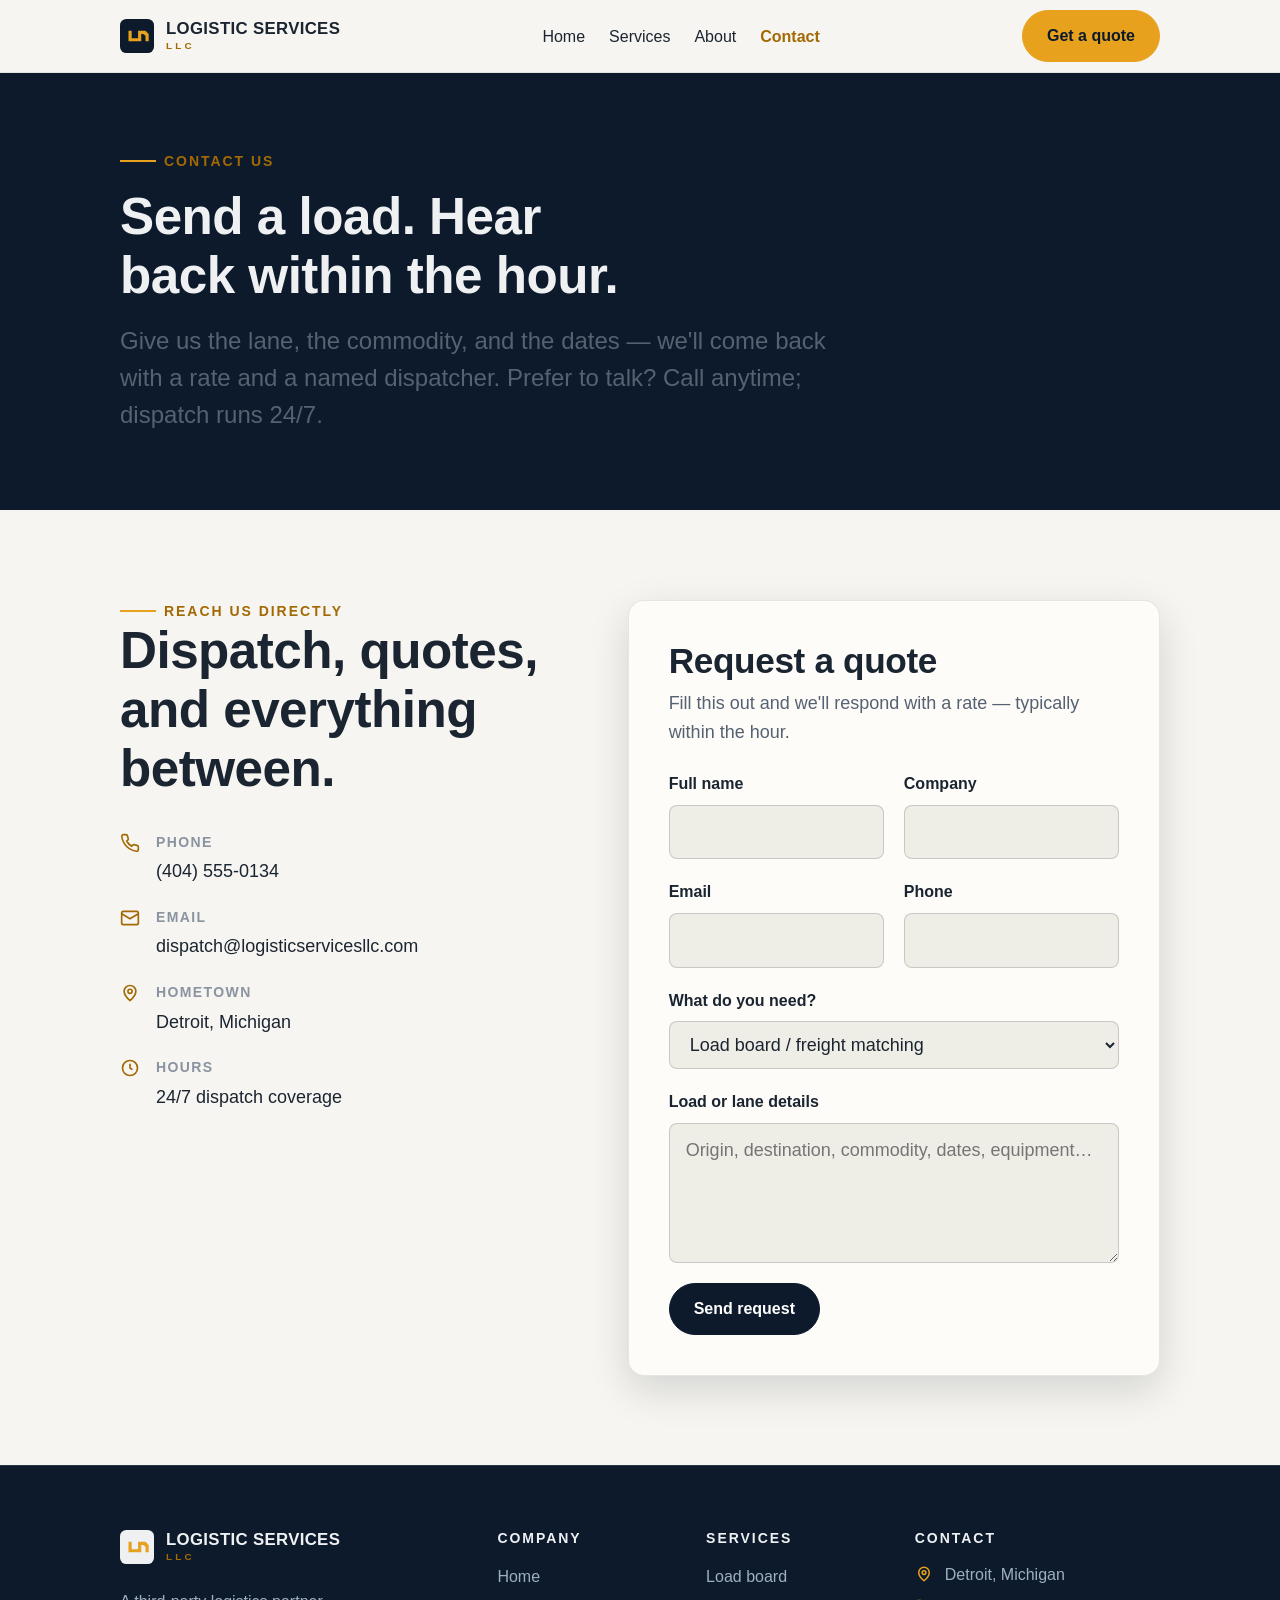
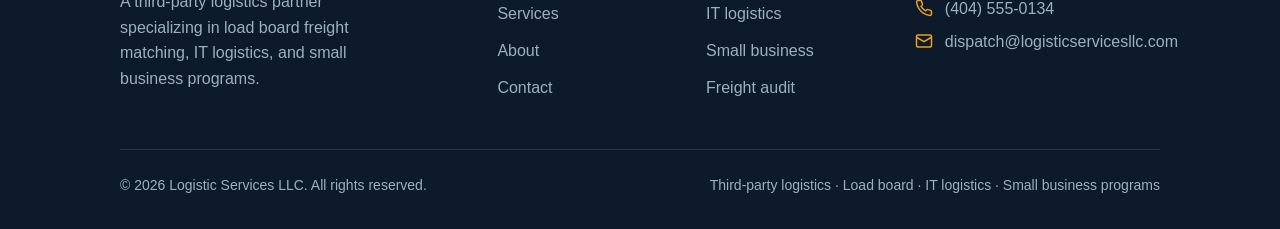
<file: contact.html>
<!DOCTYPE html>
<html lang="en">
<head>
  <meta charset="UTF-8" />
  <meta name="viewport" content="width=device-width, initial-scale=1.0" />
  <title>Contact & Quotes — Logistic Services LLC</title>
  <meta name="description" content="Get a freight quote from Logistic Services LLC — quotes back within the hour. Call, email, or send your load details through our form." />
  <meta property="og:title" content="Contact — Logistic Services LLC" />
  <meta property="og:description" content="Quotes back within the hour. Send your load details." />
  <meta property="og:type" content="website" />
  <link rel="icon" href="data:image/svg+xml,%3Csvg xmlns='http://www.w3.org/2000/svg' viewBox='0 0 32 32'%3E%3Crect width='32' height='32' rx='6' fill='%230c1a2b'/%3E%3Cpath d='M8 21V11h3v7h6v3H8zm12-10h4l3 3v7h-3v-5.2L21.8 14H20v7h-3V11h3z' fill='%23e8a11d'/%3E%3C/svg%3E" />
  <link rel="preconnect" href="https://api.fontshare.com" />
  <link rel="stylesheet" href="https://api.fontshare.com/v2/css?f[]=clash-display@500,600&f[]=satoshi@400,500,700&display=swap" />
  <link rel="stylesheet" href="./base.css" />
  <link rel="stylesheet" href="./style.css" />
</head>
<body>
  <a class="skip-link" href="#main">Skip to content</a>

  <header class="site-header">
    <div class="container header-inner">
      <a class="brand" href="./index.html" aria-label="Logistic Services LLC — home">
        <svg class="brand-mark" width="34" height="34" viewBox="0 0 32 32" aria-hidden="true">
          <rect width="32" height="32" rx="6" fill="currentColor"/>
          <path d="M8 21V11h3v7h6v3H8zm12-10h4l3 3v7h-3v-5.2L21.8 14H20v7h-3V11h3z" fill="#e8a11d"/>
        </svg>
        <span class="brand-name">Logistic Services<small>LLC</small></span>
      </a>
      <nav aria-label="Primary">
        <ul class="nav-links">
          <li><a href="./index.html">Home</a></li>
          <li><a href="./services.html">Services</a></li>
          <li><a href="./about.html">About</a></li>
          <li><a href="./contact.html" aria-current="page">Contact</a></li>
        </ul>
      </nav>
      <a class="btn btn--accent nav-cta" href="./contact.html">Get a quote</a>
      <button class="nav-toggle" type="button" data-nav-toggle aria-expanded="false" aria-controls="mobile-nav">
        <svg width="24" height="24" viewBox="0 0 24 24" fill="none" stroke="currentColor" stroke-width="2" aria-hidden="true"><path d="M3 6h18M3 12h18M3 18h18"/></svg>
        <span class="sr-only">Menu</span>
      </button>
    </div>
    <div class="container mobile-nav" id="mobile-nav" data-mobile-nav>
      <ul>
        <li><a href="./index.html">Home</a></li>
        <li><a href="./services.html">Services</a></li>
        <li><a href="./about.html">About</a></li>
        <li><a href="./contact.html" aria-current="page">Contact</a></li>
      </ul>
    </div>
  </header>

  <main id="main">
    <section class="page-hero">
      <div class="container">
        <p class="eyebrow">Contact us</p>
        <h1 class="display">Send a load. Hear back within the hour.</h1>
        <p class="lede">Give us the lane, the commodity, and the dates — we'll come back with a rate and a named dispatcher. Prefer to talk? Call anytime; dispatch runs 24/7.</p>
      </div>
    </section>

    <section class="section">
      <div class="container contact-grid">
        <div class="reveal">
          <p class="eyebrow">Reach us directly</p>
          <h2 class="display">Dispatch, quotes, and everything between.</h2>
          <ul class="contact-list">
            <li>
              <svg width="20" height="20" viewBox="0 0 24 24" fill="none" stroke="currentColor" stroke-width="2" aria-hidden="true"><path d="M22 16.9v3a2 2 0 0 1-2.2 2 19.8 19.8 0 0 1-8.6-3.1 19.5 19.5 0 0 1-6-6A19.8 19.8 0 0 1 2.1 4.2 2 2 0 0 1 4.1 2h3a2 2 0 0 1 2 1.7c.13.96.36 1.9.7 2.8a2 2 0 0 1-.45 2.1L8.1 9.9a16 16 0 0 0 6 6l1.3-1.3a2 2 0 0 1 2.1-.45c.9.34 1.84.57 2.8.7A2 2 0 0 1 22 16.9z"/></svg>
              <span><strong>Phone</strong><a href="tel:+14045550134">(404) 555-0134</a></span>
            </li>
            <li>
              <svg width="20" height="20" viewBox="0 0 24 24" fill="none" stroke="currentColor" stroke-width="2" aria-hidden="true"><rect x="2" y="4" width="20" height="16" rx="2"/><path d="m22 7-10 6L2 7"/></svg>
              <span><strong>Email</strong><a href="mailto:dispatch@logisticservicesllc.com">dispatch@logisticservicesllc.com</a></span>
            </li>
            <li>
              <svg width="20" height="20" viewBox="0 0 24 24" fill="none" stroke="currentColor" stroke-width="2" aria-hidden="true"><path d="M12 21s-7-5.5-7-11a7 7 0 0 1 14 0c0 5.5-7 11-7 11z"/><circle cx="12" cy="10" r="2.5"/></svg>
              <span><strong>Hometown</strong><span>Detroit, Michigan</span></span>
            </li>
            <li>
              <svg width="20" height="20" viewBox="0 0 24 24" fill="none" stroke="currentColor" stroke-width="2" aria-hidden="true"><circle cx="12" cy="12" r="9"/><path d="M12 7v5l3 2"/></svg>
              <span><strong>Hours</strong><span>24/7 dispatch coverage</span></span>
            </li>
          </ul>
        </div>

        <div class="form-card reveal">
          <form data-quote-form novalidate>
            <h2 class="display" style="font-size: var(--text-xl);">Request a quote</h2>
            <p style="color: var(--color-text-muted); margin-top: var(--space-2); margin-bottom: var(--space-6); font-size: var(--text-base);">Fill this out and we'll respond with a rate — typically within the hour.</p>
            <div class="form-grid">
              <div class="form-row">
                <div class="field">
                  <label for="q-name">Full name</label>
                  <input id="q-name" name="name" type="text" autocomplete="name" required />
                </div>
                <div class="field">
                  <label for="q-company">Company</label>
                  <input id="q-company" name="company" type="text" autocomplete="organization" />
                </div>
              </div>
              <div class="form-row">
                <div class="field">
                  <label for="q-email">Email</label>
                  <input id="q-email" name="email" type="email" autocomplete="email" required />
                </div>
                <div class="field">
                  <label for="q-phone">Phone</label>
                  <input id="q-phone" name="phone" type="tel" autocomplete="tel" />
                </div>
              </div>
              <div class="field">
                <label for="q-service">What do you need?</label>
                <select id="q-service" name="service">
                  <option value="Load board / freight matching">Load board / freight matching</option>
                  <option value="IT logistics">IT logistics</option>
                  <option value="Small business logistics">Small business logistics</option>
                  <option value="Carrier sourcing">Carrier sourcing & compliance</option>
                  <option value="Freight audit & cost control">Freight audit & cost control</option>
                  <option value="Not sure yet">Not sure yet</option>
                </select>
              </div>
              <div class="field">
                <label for="q-message">Load or lane details</label>
                <textarea id="q-message" name="message" placeholder="Origin, destination, commodity, dates, equipment…"></textarea>
              </div>
              <button class="btn btn--navy" type="submit" style="justify-self: start;">Send request</button>
            </div>
            <p class="form-status" role="status">Thanks — your request is ready. If your email app doesn't open automatically, use the button below to send it.</p>
            <a class="btn btn--outline form-mailto" href="#" style="display: none; margin-top: var(--space-4);">Send via email</a>
          </form>
        </div>
      </div>
    </section>
  </main>

  <footer class="site-footer">
    <div class="container">
      <div class="footer-grid">
        <div class="footer-brand">
          <a class="brand" href="./index.html">
            <svg class="brand-mark" width="34" height="34" viewBox="0 0 32 32" aria-hidden="true">
              <rect width="32" height="32" rx="6" fill="currentColor"/>
              <path d="M8 21V11h3v7h6v3H8zm12-10h4l3 3v7h-3v-5.2L21.8 14H20v7h-3V11h3z" fill="#e8a11d"/>
            </svg>
            <span class="brand-name">Logistic Services<small>LLC</small></span>
          </a>
          <p>A third-party logistics partner specializing in load board freight matching, IT logistics, and small business programs.</p>
        </div>
        <div>
          <h3>Company</h3>
          <ul>
            <li><a href="./index.html">Home</a></li>
            <li><a href="./services.html">Services</a></li>
            <li><a href="./about.html">About</a></li>
            <li><a href="./contact.html">Contact</a></li>
          </ul>
        </div>
        <div>
          <h3>Services</h3>
          <ul>
            <li><a href="./services.html#load-board">Load board</a></li>
            <li><a href="./services.html#it-logistics">IT logistics</a></li>
            <li><a href="./services.html#small-business">Small business</a></li>
            <li><a href="./services.html#cost-control">Freight audit</a></li>
          </ul>
        </div>
        <div>
          <h3>Contact</h3>
          <ul class="footer-contact">
            <li>
              <svg width="18" height="18" viewBox="0 0 24 24" fill="none" stroke="currentColor" stroke-width="2" aria-hidden="true"><path d="M12 21s-7-5.5-7-11a7 7 0 0 1 14 0c0 5.5-7 11-7 11z"/><circle cx="12" cy="10" r="2.5"/></svg>
              <span>Detroit, Michigan</span>
            </li>
            <li>
              <svg width="18" height="18" viewBox="0 0 24 24" fill="none" stroke="currentColor" stroke-width="2" aria-hidden="true"><path d="M22 16.9v3a2 2 0 0 1-2.2 2 19.8 19.8 0 0 1-8.6-3.1 19.5 19.5 0 0 1-6-6A19.8 19.8 0 0 1 2.1 4.2 2 2 0 0 1 4.1 2h3a2 2 0 0 1 2 1.7c.13.96.36 1.9.7 2.8a2 2 0 0 1-.45 2.1L8.1 9.9a16 16 0 0 0 6 6l1.3-1.3a2 2 0 0 1 2.1-.45c.9.34 1.84.57 2.8.7A2 2 0 0 1 22 16.9z"/></svg>
              <a href="tel:+14045550134">(404) 555-0134</a>
            </li>
            <li>
              <svg width="18" height="18" viewBox="0 0 24 24" fill="none" stroke="currentColor" stroke-width="2" aria-hidden="true"><rect x="2" y="4" width="20" height="16" rx="2"/><path d="m22 7-10 6L2 7"/></svg>
              <a href="mailto:dispatch@logisticservicesllc.com">dispatch@logisticservicesllc.com</a>
            </li>
          </ul>
        </div>
      </div>
      <div class="footer-bottom">
        <span>© 2026 Logistic Services LLC. All rights reserved.</span>
        <span>Third-party logistics · Load board · IT logistics · Small business programs</span>
      </div>
    </div>
  </footer>

  <script src="./app.js" defer></script>
<script data-pplx-inline-edit>
(function () {
  if (window === window.top) return;

  const allowedParentOrigins = ["https://www.perplexity.ai","https://perplexity.ai","https://testing.perplexity.ai","https://staging.perplexity.ai","https://*.preview.i.perplexity.ai","http://perplexity.localhost","http://localhost:1420","http://127.0.0.1:1420","http://localhost:3000","http://127.0.0.1:3000","http://localhost:5173","http://127.0.0.1:5173"];
  const MAX_FONT_BYTES = 500 * 1024;
  const MAX_TOTAL_FONT_BYTES = 2 * 1024 * 1024;
  const DEFAULT_LINE_HEIGHT = 16;
  let scrollForwarding = false;
  let scrollRaf = 0;
  let trustedTopOrigin = null;

  // Allow entries like "https://*.preview.i.perplexity.ai" — the wildcard
  // matches a single DNS label (no dots), so "https://*.foo" cannot stretch
  // across multiple labels.
  function matchesAllowedOrigin(origin) {
    if (!origin) return false;
    for (const entry of allowedParentOrigins) {
      if (!entry.includes("*")) {
        if (entry === origin) return true;
        continue;
      }
      const pattern = new RegExp(
        "^" +
          entry.replace(/[.+?^${}()|[\]\\]/g, "\\$&").replace(/\*/g, "[^.]+") +
          "$",
      );
      if (pattern.test(origin)) return true;
    }
    return false;
  }

  // Trust decision: when the sender is same-origin-visible (event.origin is a
  // real origin like https://www.perplexity.ai) we trust event.origin directly.
  // When event.origin is "null" (opaque broker srcdoc), we fall back to the
  // broker's stamped `parentOrigin` to identify the top window. The fallback
  // is claim-only — we rely on the browser's native `targetOrigin` enforcement
  // on the response path (see postToTrustedTop) to ensure replies can't be
  // delivered to anyone but the actual top window of that claimed origin.
  function getTrustedParentOrigin(event) {
    const forwardedParentOrigin =
      typeof event.data.parentOrigin === "string" ? event.data.parentOrigin : null;
    const parentOrigin = event.origin === "null" ? forwardedParentOrigin : event.origin;
    return matchesAllowedOrigin(parentOrigin) ? parentOrigin : null;
  }

  // All responses go to window.top with targetOrigin = the allowlisted origin.
  // An attacker that iframes us inside their own null-origin broker can claim
  // any parentOrigin they like, but the browser will drop the reply whenever
  // the real top's origin doesn't match — so the screenshot never leaves.
  function postToTrustedTop(message) {
    if (!trustedTopOrigin) return;
    try {
      window.top.postMessage(message, trustedTopOrigin);
    } catch (_error) {}
  }

  const PICK_CAPABILITIES = ["pick"];
  const PICK_CHAIN_LENGTH = 4;
  const PICK_MAX_TEXT_CHARS = 120;
  const PICK_MAX_HTML_CHARS = 300;

  function truncate(value, maxChars) {
    return value.length > maxChars ? value.slice(0, maxChars - 1) + "…" : value;
  }

  function isPickableElement(element) {
    return (
      element instanceof Element &&
      element !== document.documentElement &&
      element !== document.body
    );
  }

  function resolvePickTarget(x, y) {
    if (!Number.isFinite(x) || !Number.isFinite(y)) return null;
    const element = document.elementFromPoint(x, y);
    return isPickableElement(element) ? element.closest("svg") || element : null;
  }

  function pickLabel(element) {
    if (element.id) return element.localName + "#" + element.id;
    return [element.localName].concat(Array.from(element.classList).slice(0, 2)).join(".");
  }

  // Only attributes that help find the element in source. data-* values and URL
  // query strings or fragments can carry tokens.
  const PICK_ATTRIBUTES = new Set([
    "id",
    "class",
    "name",
    "type",
    "role",
    "alt",
    "aria-label",
    "href",
    "src",
  ]);

  function pickAttributeValue(attribute) {
    return attribute.name === "href" || attribute.name === "src"
      ? attribute.value.split(/[?#]/)[0]
      : attribute.value;
  }

  function describePickElement(element) {
    const chain = [];
    for (
      let current = element;
      isPickableElement(current) && chain.length < PICK_CHAIN_LENGTH;
      current = current.parentElement
    ) {
      chain.unshift(current);
    }
    const attributes = Array.from(element.attributes)
      .filter((attribute) => PICK_ATTRIBUTES.has(attribute.name))
      .map((attribute) => ` ${attribute.name}="${pickAttributeValue(attribute).replace(/"/g, "&quot;")}"`)
      .join("");
    const text = (element.innerText || element.textContent || "").replace(/\s+/g, " ").trim();
    return {
      chain: chain.map(pickLabel),
      html: truncate(`<${element.localName}${attributes}>`, PICK_MAX_HTML_CHARS),
      text: text ? truncate(text, PICK_MAX_TEXT_CHARS) : undefined,
    };
  }

  // Hover asks once per frame, and innerText on a large section forces layout,
  // so only the rect is re-read while the pointer stays on the same element.
  // Clicks ask for fresh details since the page may have changed the element.
  let lastPick = null;

  function describePickTarget(element, fresh) {
    if (fresh || lastPick?.element !== element) {
      lastPick = { element, details: describePickElement(element) };
    }
    const rect = element.getBoundingClientRect();
    return {
      rect: { x: rect.left, y: rect.top, width: rect.width, height: rect.height },
      ...lastPick.details,
    };
  }

  function inlineAll(original, clone) {
    if (original.nodeType !== 1 || clone.nodeType !== 1) return;

    try {
      const computedStyle = getComputedStyle(original);
      // cssText on a computed style is the serialized declaration in modern
      // Chromium/Safari — a single read beats enumerating ~400 longhand
      // properties. Firefox returns "" here, so we fall back on empty.
      const serialized = computedStyle.cssText;
      if (serialized) {
        clone.style.cssText = serialized;
      } else {
        const parts = new Array(computedStyle.length);
        for (let index = 0; index < computedStyle.length; index += 1) {
          const property = computedStyle[index];
          parts[index] = `${property}:${computedStyle.getPropertyValue(property)};`;
        }
        clone.style.cssText = parts.join("");
      }
    } catch (_error) {}

    const originalChildren = original.children;
    const clonedChildren = clone.children;
    for (
      let index = 0;
      index < originalChildren.length && index < clonedChildren.length;
      index += 1
    ) {
      inlineAll(originalChildren[index], clonedChildren[index]);
    }
  }

  function extractFontUrl(srcValue) {
    const matches = [
      ...srcValue.matchAll(
        /url\(["']?([^"')]+)["']?\)(?:\s*format\(["']?([^"')]+)["']?\))?/gi,
      ),
    ];
    if (matches.length === 0) return null;
    const woff2 = matches.find((m) => m[2] && m[2].toLowerCase().includes("woff2"));
    if (woff2) return woff2[1];
    const woff = matches.find((m) => m[2] && m[2].toLowerCase().includes("woff"));
    if (woff) return woff[1];
    return matches[0][1];
  }

  // Cache resolved font URL -> data URI across captures. Fonts on a page
  // essentially never change, and a batch run emits multiple captures back to
  // back — without this we'd refetch + re-base64 every time.
  const fontDataUriCache = new Map();
  const SRC_DECLARATION_RE = /src\s*:\s*[^;}]+/i;

  async function fetchAsDataUri(url) {
    if (fontDataUriCache.has(url)) return fontDataUriCache.get(url);
    let dataUri = null;
    try {
      const response = await fetch(url, { mode: "cors", credentials: "omit" });
      if (response.ok) {
        const blob = await response.blob();
        if (blob.size <= MAX_FONT_BYTES) {
          dataUri = await new Promise((resolve) => {
            const reader = new FileReader();
            reader.onloadend = () =>
              resolve(typeof reader.result === "string" ? reader.result : null);
            reader.onerror = () => resolve(null);
            reader.readAsDataURL(blob);
          });
        }
      }
    } catch (_error) {
      dataUri = null;
    }
    fontDataUriCache.set(url, dataUri);
    return dataUri;
  }

  function collectFontFaceRuleTexts() {
    const rules = [];
    for (const sheet of document.styleSheets) {
      let cssRules;
      try {
        cssRules = sheet.cssRules;
      } catch (_error) {
        continue;
      }
      if (!cssRules) continue;
      for (const rule of cssRules) {
        const cssText = rule.cssText || "";
        if (cssText.startsWith("@font-face")) rules.push(cssText);
      }
    }
    return rules;
  }

  async function buildInlinedFontCss() {
    const ruleTexts = collectFontFaceRuleTexts();
    if (ruleTexts.length === 0) return null;

    const resolved = ruleTexts.map((cssText) => {
      if (!SRC_DECLARATION_RE.test(cssText)) return null;
      const srcMatch = cssText.match(/src\s*:\s*([^;}]+)[;}]/i);
      if (!srcMatch) return null;
      const url = extractFontUrl(srcMatch[1]);
      if (!url) return null;
      try {
        return { cssText, url: new URL(url, document.baseURI).href };
      } catch (_error) {
        return null;
      }
    });

    const dataUris = await Promise.all(
      resolved.map((entry) => (entry ? fetchAsDataUri(entry.url) : Promise.resolve(null))),
    );

    const inlined = [];
    let totalBytes = 0;
    for (let index = 0; index < resolved.length; index += 1) {
      const entry = resolved[index];
      const dataUri = dataUris[index];
      if (!entry || !dataUri) continue;
      const approxBytes = dataUri.length * 0.75;
      if (totalBytes + approxBytes > MAX_TOTAL_FONT_BYTES) break;
      totalBytes += approxBytes;
      inlined.push(entry.cssText.replace(SRC_DECLARATION_RE, `src: url("${dataUri}")`));
    }
    return inlined.length > 0 ? inlined.join("\n") : null;
  }

  function stripExternal(clone) {
    const images = clone.querySelectorAll("img");
    for (let index = 0; index < images.length; index += 1) {
      const src = images[index].getAttribute("src");
      if (src && !src.startsWith("data:")) images[index].removeAttribute("src");
    }

    const elements = clone.querySelectorAll("*");
    for (let index = 0; index < elements.length; index += 1) {
      const style = elements[index].style.cssText;
      if (style && style.includes("url(")) {
        elements[index].style.cssText = style.replace(
          /url\(["']?(?!data:)[^)"']*["']?\)/gi,
          "none",
        );
      }
    }
  }

  function emitScroll() {
    scrollRaf = 0;
    if (!scrollForwarding) return;
    postToTrustedTop({
      type: "INLINE_EDIT_SCROLL",
      scrollX: window.scrollX,
      scrollY: window.scrollY,
      capabilities: PICK_CAPABILITIES,
    });
  }

  window.addEventListener(
    "scroll",
    function () {
      if (!scrollForwarding || scrollRaf) return;
      scrollRaf = requestAnimationFrame(emitScroll);
    },
    { passive: true, capture: true },
  );

  async function handleCaptureRequest(event) {
    const requestId = event.data.requestId;
    const scrollX = window.scrollX;
    const scrollY = window.scrollY;
    const width = window.innerWidth;
    const height = window.innerHeight;

    function postResult(dataUrl) {
      postToTrustedTop({
        type: "INLINE_EDIT_SCREENSHOT_RESULT",
        requestId,
        dataUrl,
        scrollX,
        scrollY,
      });
    }

    try {
      // Wait for any pending web fonts to resolve so both inline metrics and
      // the @font-face inlining below see the same loaded faces.
      if (document.fonts && document.fonts.ready) {
        try {
          await document.fonts.ready;
        } catch (_error) {}
      }

      const clone = document.documentElement.cloneNode(true);
      inlineAll(document.documentElement, clone);

      const removedNodes = clone.querySelectorAll("script,link[rel=\"stylesheet\"],style");
      for (let index = 0; index < removedNodes.length; index += 1) {
        removedNodes[index].remove();
      }

      stripExternal(clone);

      // Re-embed web fonts as data-URI @font-face rules so the SVG rasterizer
      // can resolve them — external font URLs aren't fetched during
      // foreignObject rendering, which would otherwise force a fallback face
      // and change text metrics.
      const inlinedFontCss = await buildInlinedFontCss();
      if (inlinedFontCss) {
        const styleEl = document.createElement("style");
        styleEl.textContent = inlinedFontCss;
        const head = clone.querySelector("head");
        if (head) head.appendChild(styleEl);
        else clone.insertBefore(styleEl, clone.firstChild);
      }

      const html = new XMLSerializer().serializeToString(clone);
      const svg =
        `<svg xmlns="http://www.w3.org/2000/svg" width="${width}" height="${height}">` +
        '<foreignObject width="100%" height="100%">' +
        `<div xmlns="http://www.w3.org/1999/xhtml" style="width:${width}px;height:${height}px;overflow:hidden">` +
        `<div style="position:relative;left:-${scrollX}px;top:-${scrollY}px">` +
        html +
        "</div></div></foreignObject></svg>";
      const svgUrl = `data:image/svg+xml;charset=utf-8,${encodeURIComponent(svg)}`;
      const image = new Image();
      image.onload = function () {
        const canvas = document.createElement("canvas");
        canvas.width = width;
        canvas.height = height;
        canvas.getContext("2d").drawImage(image, 0, 0);
        postResult(canvas.toDataURL("image/png"));
      };
      image.onerror = function () {
        postResult(null);
      };
      image.src = svgUrl;
    } catch (_error) {
      postResult(null);
    }
  }

  window.addEventListener("message", function (event) {
    if (!event.data) return;
    // Only accept messages from the direct parent frame. Blocks sibling /
    // unrelated-window postMessage senders that could otherwise reach us.
    if (event.source !== window.parent) return;

    const trustedParentOrigin = getTrustedParentOrigin(event);
    if (!trustedParentOrigin) return;
    trustedTopOrigin = trustedParentOrigin;

    if (event.data.type === "INLINE_EDIT_PICK") {
      const element = resolvePickTarget(event.data.x, event.data.y);
      postToTrustedTop({
        type: "INLINE_EDIT_PICK_RESULT",
        seq: event.data.seq,
        target: element ? describePickTarget(element, event.data.fresh === true) : null,
      });
      return;
    }

    if (event.data.type === "INLINE_EDIT_SCROLL_START") {
      scrollForwarding = true;
      emitScroll();
      return;
    }

    if (event.data.type === "INLINE_EDIT_SCROLL_STOP") {
      scrollForwarding = false;
      if (scrollRaf) cancelAnimationFrame(scrollRaf);
      scrollRaf = 0;
      return;
    }

    if (event.data.type === "INLINE_EDIT_SCROLL_BY") {
      const { deltaX, deltaY, deltaMode } = event.data;
      if (!scrollForwarding || !Number.isFinite(deltaX) || !Number.isFinite(deltaY)) return;
      if (deltaMode !== 0 && deltaMode !== 1 && deltaMode !== 2) return;
      const lineHeight =
        parseFloat(getComputedStyle(document.documentElement).lineHeight) || DEFAULT_LINE_HEIGHT;
      const scaleX = deltaMode === 1 ? lineHeight : deltaMode === 2 ? window.innerWidth : 1;
      const scaleY = deltaMode === 1 ? lineHeight : deltaMode === 2 ? window.innerHeight : 1;
      // The selection overlay receives the wheel event instead of this iframe.
      // Instant scrolling preserves trackpad deltas even on smooth-scroll sites.
      window.scrollBy({ left: deltaX * scaleX, top: deltaY * scaleY, behavior: "instant" });
      emitScroll();
      return;
    }

    if (event.data.type !== "INLINE_EDIT_CAPTURE_REQUEST") return;

    handleCaptureRequest(event);
  });
})();


</script></body>
</html>
</file>
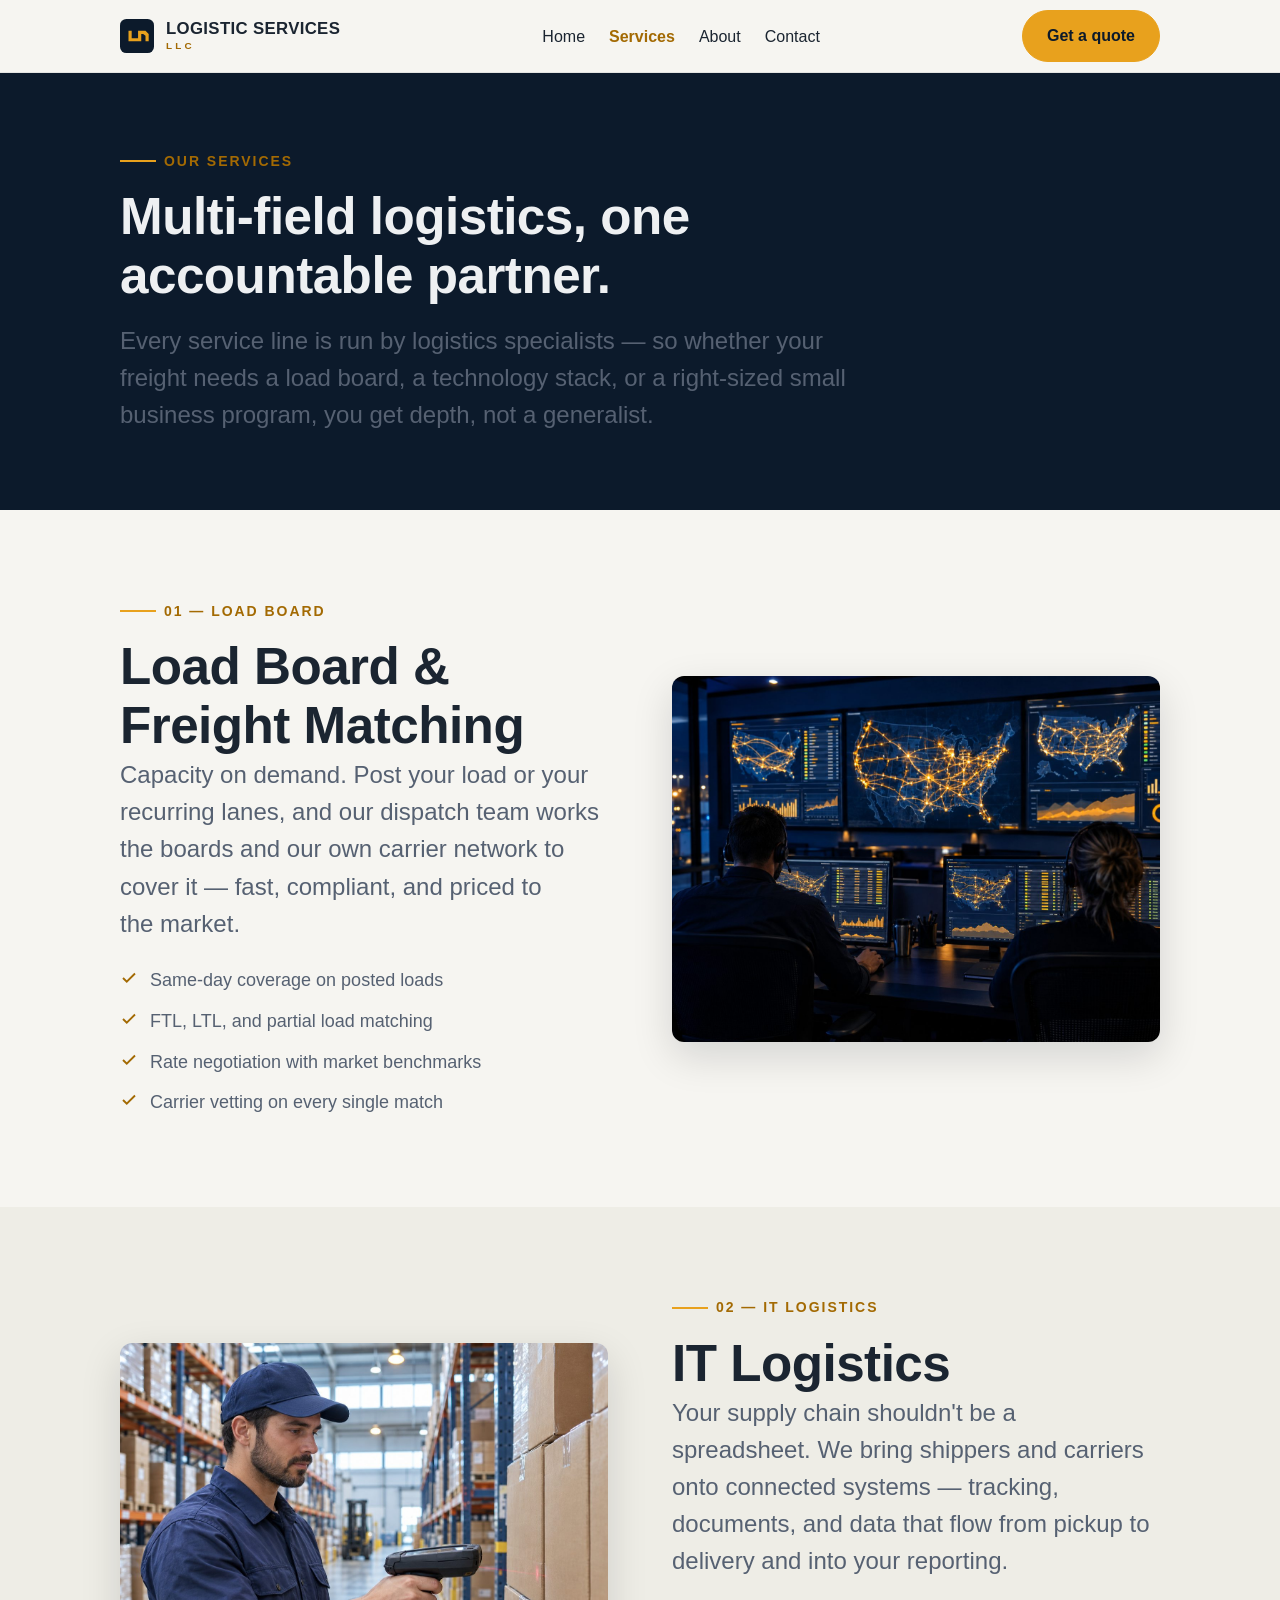
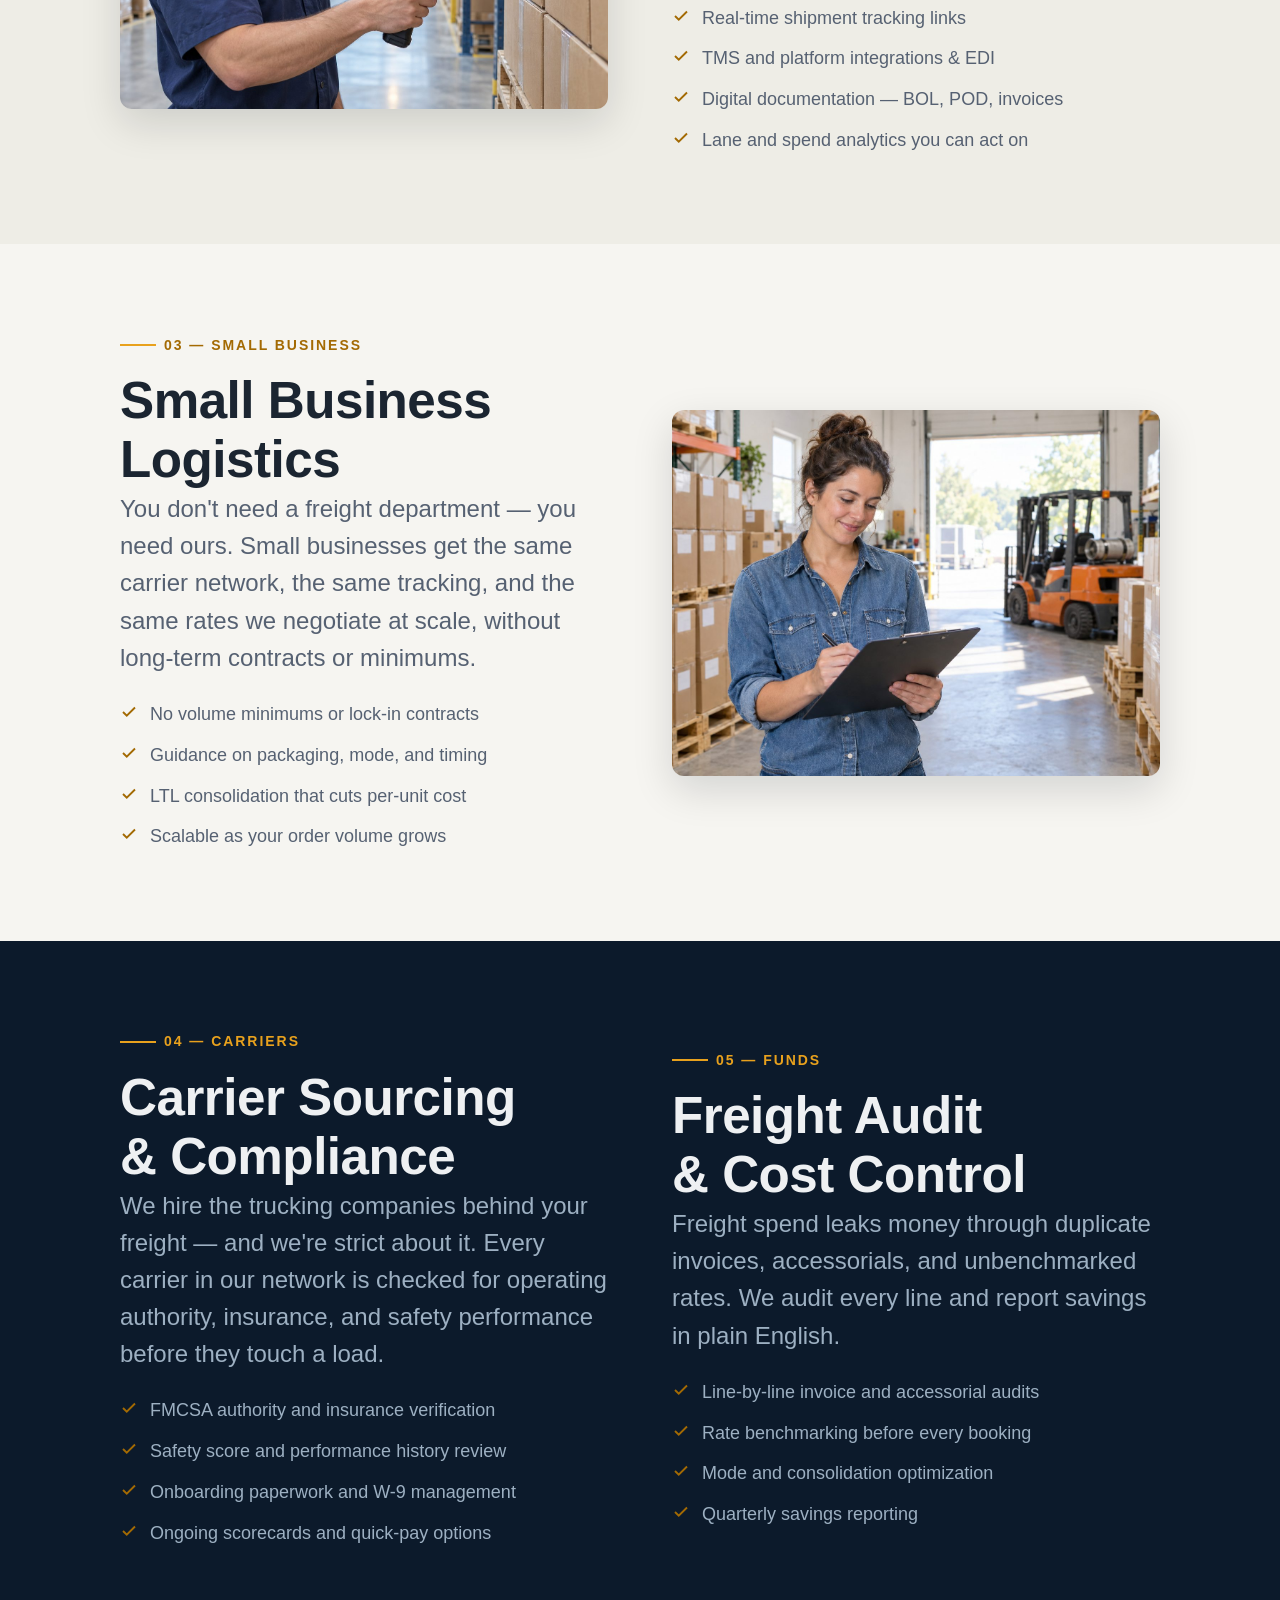
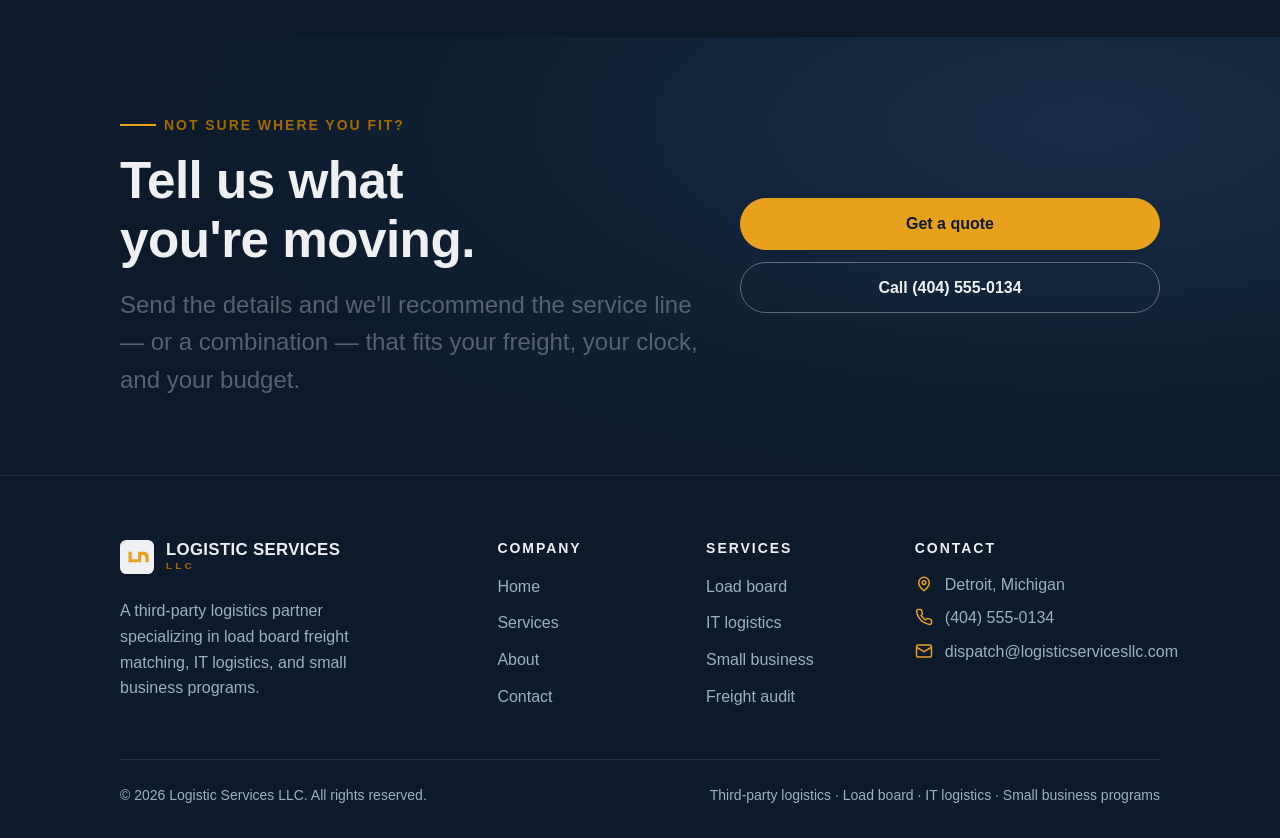
<file: services.html>
<!DOCTYPE html>
<html lang="en">
<head>
  <meta charset="UTF-8" />
  <meta name="viewport" content="width=device-width, initial-scale=1.0" />
  <title>Services — Logistic Services LLC</title>
  <meta name="description" content="Load board freight matching, IT logistics, small business logistics, carrier sourcing, and freight audit — the full service line of Logistic Services LLC." />
  <meta property="og:title" content="Services — Logistic Services LLC" />
  <meta property="og:description" content="Load boards, IT logistics, small business programs, carrier sourcing, and freight audit." />
  <meta property="og:type" content="website" />
  <link rel="icon" href="data:image/svg+xml,%3Csvg xmlns='http://www.w3.org/2000/svg' viewBox='0 0 32 32'%3E%3Crect width='32' height='32' rx='6' fill='%230c1a2b'/%3E%3Cpath d='M8 21V11h3v7h6v3H8zm12-10h4l3 3v7h-3v-5.2L21.8 14H20v7h-3V11h3z' fill='%23e8a11d'/%3E%3C/svg%3E" />
  <link rel="preconnect" href="https://api.fontshare.com" />
  <link rel="stylesheet" href="https://api.fontshare.com/v2/css?f[]=clash-display@500,600&f[]=satoshi@400,500,700&display=swap" />
  <link rel="stylesheet" href="./base.css" />
  <link rel="stylesheet" href="./style.css" />
</head>
<body>
  <a class="skip-link" href="#main">Skip to content</a>

  <header class="site-header">
    <div class="container header-inner">
      <a class="brand" href="./index.html" aria-label="Logistic Services LLC — home">
        <svg class="brand-mark" width="34" height="34" viewBox="0 0 32 32" aria-hidden="true">
          <rect width="32" height="32" rx="6" fill="currentColor"/>
          <path d="M8 21V11h3v7h6v3H8zm12-10h4l3 3v7h-3v-5.2L21.8 14H20v7h-3V11h3z" fill="#e8a11d"/>
        </svg>
        <span class="brand-name">Logistic Services<small>LLC</small></span>
      </a>
      <nav aria-label="Primary">
        <ul class="nav-links">
          <li><a href="./index.html">Home</a></li>
          <li><a href="./services.html" aria-current="page">Services</a></li>
          <li><a href="./about.html">About</a></li>
          <li><a href="./contact.html">Contact</a></li>
        </ul>
      </nav>
      <a class="btn btn--accent nav-cta" href="./contact.html">Get a quote</a>
      <button class="nav-toggle" type="button" data-nav-toggle aria-expanded="false" aria-controls="mobile-nav">
        <svg width="24" height="24" viewBox="0 0 24 24" fill="none" stroke="currentColor" stroke-width="2" aria-hidden="true"><path d="M3 6h18M3 12h18M3 18h18"/></svg>
        <span class="sr-only">Menu</span>
      </button>
    </div>
    <div class="container mobile-nav" id="mobile-nav" data-mobile-nav>
      <ul>
        <li><a href="./index.html">Home</a></li>
        <li><a href="./services.html" aria-current="page">Services</a></li>
        <li><a href="./about.html">About</a></li>
        <li><a href="./contact.html">Contact</a></li>
        <li><a href="./contact.html">Get a quote</a></li>
      </ul>
    </div>
  </header>

  <main id="main">
    <section class="page-hero">
      <div class="container">
        <p class="eyebrow">Our services</p>
        <h1 class="display">Multi-field logistics, one accountable partner.</h1>
        <p class="lede">Every service line is run by logistics specialists — so whether your freight needs a load board, a technology stack, or a right-sized small business program, you get depth, not a generalist.</p>
      </div>
    </section>

    <!-- Load board -->
    <section class="section" id="load-board">
      <div class="container">
        <div class="split">
          <div class="split-body reveal">
            <p class="eyebrow">01 — Load board</p>
            <h2 class="display">Load Board & Freight Matching</h2>
            <p class="lede">Capacity on demand. Post your load or your recurring lanes, and our dispatch team works the boards and our own carrier network to cover it — fast, compliant, and priced to the market.</p>
            <ul class="check-list">
              <li><svg width="18" height="18" viewBox="0 0 24 24" fill="none" stroke="currentColor" stroke-width="2.5" aria-hidden="true"><path d="M20 6 9 17l-5-5"/></svg>Same-day coverage on posted loads</li>
              <li><svg width="18" height="18" viewBox="0 0 24 24" fill="none" stroke="currentColor" stroke-width="2.5" aria-hidden="true"><path d="M20 6 9 17l-5-5"/></svg>FTL, LTL, and partial load matching</li>
              <li><svg width="18" height="18" viewBox="0 0 24 24" fill="none" stroke="currentColor" stroke-width="2.5" aria-hidden="true"><path d="M20 6 9 17l-5-5"/></svg>Rate negotiation with market benchmarks</li>
              <li><svg width="18" height="18" viewBox="0 0 24 24" fill="none" stroke="currentColor" stroke-width="2.5" aria-hidden="true"><path d="M20 6 9 17l-5-5"/></svg>Carrier vetting on every single match</li>
            </ul>
          </div>
          <div class="split-media reveal">
            <img src="./assets/img/load-board.jpg" alt="Dispatch operations center with freight route monitoring screens" width="960" height="720" loading="lazy" decoding="async" />
          </div>
        </div>
      </div>
    </section>

    <!-- IT logistics -->
    <section class="section" id="it-logistics" style="background: var(--color-surface-offset);">
      <div class="container">
        <div class="split split--reverse">
          <div class="split-body reveal">
            <p class="eyebrow">02 — IT logistics</p>
            <h2 class="display">IT Logistics</h2>
            <p class="lede">Your supply chain shouldn't be a spreadsheet. We bring shippers and carriers onto connected systems — tracking, documents, and data that flow from pickup to delivery and into your reporting.</p>
            <ul class="check-list">
              <li><svg width="18" height="18" viewBox="0 0 24 24" fill="none" stroke="currentColor" stroke-width="2.5" aria-hidden="true"><path d="M20 6 9 17l-5-5"/></svg>Real-time shipment tracking links</li>
              <li><svg width="18" height="18" viewBox="0 0 24 24" fill="none" stroke="currentColor" stroke-width="2.5" aria-hidden="true"><path d="M20 6 9 17l-5-5"/></svg>TMS and platform integrations & EDI</li>
              <li><svg width="18" height="18" viewBox="0 0 24 24" fill="none" stroke="currentColor" stroke-width="2.5" aria-hidden="true"><path d="M20 6 9 17l-5-5"/></svg>Digital documentation — BOL, POD, invoices</li>
              <li><svg width="18" height="18" viewBox="0 0 24 24" fill="none" stroke="currentColor" stroke-width="2.5" aria-hidden="true"><path d="M20 6 9 17l-5-5"/></svg>Lane and spend analytics you can act on</li>
            </ul>
          </div>
          <div class="split-media reveal">
            <img src="./assets/img/it-logistics.jpg" alt="Warehouse specialist scanning inventory with a handheld device" width="960" height="720" loading="lazy" decoding="async" />
          </div>
        </div>
      </div>
    </section>

    <!-- Small business -->
    <section class="section" id="small-business">
      <div class="container">
        <div class="split">
          <div class="split-body reveal">
            <p class="eyebrow">03 — Small business</p>
            <h2 class="display">Small Business Logistics</h2>
            <p class="lede">You don't need a freight department — you need ours. Small businesses get the same carrier network, the same tracking, and the same rates we negotiate at scale, without long-term contracts or minimums.</p>
            <ul class="check-list">
              <li><svg width="18" height="18" viewBox="0 0 24 24" fill="none" stroke="currentColor" stroke-width="2.5" aria-hidden="true"><path d="M20 6 9 17l-5-5"/></svg>No volume minimums or lock-in contracts</li>
              <li><svg width="18" height="18" viewBox="0 0 24 24" fill="none" stroke="currentColor" stroke-width="2.5" aria-hidden="true"><path d="M20 6 9 17l-5-5"/></svg>Guidance on packaging, mode, and timing</li>
              <li><svg width="18" height="18" viewBox="0 0 24 24" fill="none" stroke="currentColor" stroke-width="2.5" aria-hidden="true"><path d="M20 6 9 17l-5-5"/></svg>LTL consolidation that cuts per-unit cost</li>
              <li><svg width="18" height="18" viewBox="0 0 24 24" fill="none" stroke="currentColor" stroke-width="2.5" aria-hidden="true"><path d="M20 6 9 17l-5-5"/></svg>Scalable as your order volume grows</li>
            </ul>
          </div>
          <div class="split-media reveal">
            <img src="./assets/img/small-business.jpg" alt="Small business owner organizing boxed inventory in a warehouse" width="960" height="720" loading="lazy" decoding="async" />
          </div>
        </div>
      </div>
    </section>

    <!-- Carrier sourcing + cost control -->
    <section class="ink-section" id="carrier-sourcing">
      <div class="container">
        <div class="split">
          <div class="split-body reveal">
            <p class="eyebrow">04 — Carriers</p>
            <h2 class="display">Carrier Sourcing & Compliance</h2>
            <p class="lede">We hire the trucking companies behind your freight — and we're strict about it. Every carrier in our network is checked for operating authority, insurance, and safety performance before they touch a load.</p>
            <ul class="check-list">
              <li><svg width="18" height="18" viewBox="0 0 24 24" fill="none" stroke="currentColor" stroke-width="2.5" aria-hidden="true"><path d="M20 6 9 17l-5-5"/></svg>FMCSA authority and insurance verification</li>
              <li><svg width="18" height="18" viewBox="0 0 24 24" fill="none" stroke="currentColor" stroke-width="2.5" aria-hidden="true"><path d="M20 6 9 17l-5-5"/></svg>Safety score and performance history review</li>
              <li><svg width="18" height="18" viewBox="0 0 24 24" fill="none" stroke="currentColor" stroke-width="2.5" aria-hidden="true"><path d="M20 6 9 17l-5-5"/></svg>Onboarding paperwork and W-9 management</li>
              <li><svg width="18" height="18" viewBox="0 0 24 24" fill="none" stroke="currentColor" stroke-width="2.5" aria-hidden="true"><path d="M20 6 9 17l-5-5"/></svg>Ongoing scorecards and quick-pay options</li>
            </ul>
          </div>
          <div class="split-body reveal" id="cost-control">
            <p class="eyebrow">05 — Funds</p>
            <h2 class="display">Freight Audit & Cost Control</h2>
            <p class="lede">Freight spend leaks money through duplicate invoices, accessorials, and unbenchmarked rates. We audit every line and report savings in plain English.</p>
            <ul class="check-list">
              <li><svg width="18" height="18" viewBox="0 0 24 24" fill="none" stroke="currentColor" stroke-width="2.5" aria-hidden="true"><path d="M20 6 9 17l-5-5"/></svg>Line-by-line invoice and accessorial audits</li>
              <li><svg width="18" height="18" viewBox="0 0 24 24" fill="none" stroke="currentColor" stroke-width="2.5" aria-hidden="true"><path d="M20 6 9 17l-5-5"/></svg>Rate benchmarking before every booking</li>
              <li><svg width="18" height="18" viewBox="0 0 24 24" fill="none" stroke="currentColor" stroke-width="2.5" aria-hidden="true"><path d="M20 6 9 17l-5-5"/></svg>Mode and consolidation optimization</li>
              <li><svg width="18" height="18" viewBox="0 0 24 24" fill="none" stroke="currentColor" stroke-width="2.5" aria-hidden="true"><path d="M20 6 9 17l-5-5"/></svg>Quarterly savings reporting</li>
            </ul>
          </div>
        </div>
      </div>
    </section>

    <section class="cta-band">
      <div class="container cta-band-inner">
        <div class="reveal">
          <p class="eyebrow">Not sure where you fit?</p>
          <h2 class="display">Tell us what you're moving.</h2>
          <p class="lede">Send the details and we'll recommend the service line — or a combination — that fits your freight, your clock, and your budget.</p>
        </div>
        <div class="cta-band-actions reveal">
          <a class="btn btn--accent" href="./contact.html">Get a quote</a>
          <a class="btn btn--ghost" href="tel:+14045550134">Call (404) 555-0134</a>
        </div>
      </div>
    </section>
  </main>

  <footer class="site-footer">
    <div class="container">
      <div class="footer-grid">
        <div class="footer-brand">
          <a class="brand" href="./index.html">
            <svg class="brand-mark" width="34" height="34" viewBox="0 0 32 32" aria-hidden="true">
              <rect width="32" height="32" rx="6" fill="currentColor"/>
              <path d="M8 21V11h3v7h6v3H8zm12-10h4l3 3v7h-3v-5.2L21.8 14H20v7h-3V11h3z" fill="#e8a11d"/>
            </svg>
            <span class="brand-name">Logistic Services<small>LLC</small></span>
          </a>
          <p>A third-party logistics partner specializing in load board freight matching, IT logistics, and small business programs.</p>
        </div>
        <div>
          <h3>Company</h3>
          <ul>
            <li><a href="./index.html">Home</a></li>
            <li><a href="./services.html">Services</a></li>
            <li><a href="./about.html">About</a></li>
            <li><a href="./contact.html">Contact</a></li>
          </ul>
        </div>
        <div>
          <h3>Services</h3>
          <ul>
            <li><a href="./services.html#load-board">Load board</a></li>
            <li><a href="./services.html#it-logistics">IT logistics</a></li>
            <li><a href="./services.html#small-business">Small business</a></li>
            <li><a href="./services.html#cost-control">Freight audit</a></li>
          </ul>
        </div>
        <div>
          <h3>Contact</h3>
          <ul class="footer-contact">
            <li>
              <svg width="18" height="18" viewBox="0 0 24 24" fill="none" stroke="currentColor" stroke-width="2" aria-hidden="true"><path d="M12 21s-7-5.5-7-11a7 7 0 0 1 14 0c0 5.5-7 11-7 11z"/><circle cx="12" cy="10" r="2.5"/></svg>
              <span>Detroit, Michigan</span>
            </li>
            <li>
              <svg width="18" height="18" viewBox="0 0 24 24" fill="none" stroke="currentColor" stroke-width="2" aria-hidden="true"><path d="M22 16.9v3a2 2 0 0 1-2.2 2 19.8 19.8 0 0 1-8.6-3.1 19.5 19.5 0 0 1-6-6A19.8 19.8 0 0 1 2.1 4.2 2 2 0 0 1 4.1 2h3a2 2 0 0 1 2 1.7c.13.96.36 1.9.7 2.8a2 2 0 0 1-.45 2.1L8.1 9.9a16 16 0 0 0 6 6l1.3-1.3a2 2 0 0 1 2.1-.45c.9.34 1.84.57 2.8.7A2 2 0 0 1 22 16.9z"/></svg>
              <a href="tel:+14045550134">(404) 555-0134</a>
            </li>
            <li>
              <svg width="18" height="18" viewBox="0 0 24 24" fill="none" stroke="currentColor" stroke-width="2" aria-hidden="true"><rect x="2" y="4" width="20" height="16" rx="2"/><path d="m22 7-10 6L2 7"/></svg>
              <a href="mailto:dispatch@logisticservicesllc.com">dispatch@logisticservicesllc.com</a>
            </li>
          </ul>
        </div>
      </div>
      <div class="footer-bottom">
        <span>© 2026 Logistic Services LLC. All rights reserved.</span>
        <span>Third-party logistics · Load board · IT logistics · Small business programs</span>
      </div>
    </div>
  </footer>

  <script src="./app.js" defer></script>
<script data-pplx-inline-edit>
(function () {
  if (window === window.top) return;

  const allowedParentOrigins = ["https://www.perplexity.ai","https://perplexity.ai","https://testing.perplexity.ai","https://staging.perplexity.ai","https://*.preview.i.perplexity.ai","http://perplexity.localhost","http://localhost:1420","http://127.0.0.1:1420","http://localhost:3000","http://127.0.0.1:3000","http://localhost:5173","http://127.0.0.1:5173"];
  const MAX_FONT_BYTES = 500 * 1024;
  const MAX_TOTAL_FONT_BYTES = 2 * 1024 * 1024;
  const DEFAULT_LINE_HEIGHT = 16;
  let scrollForwarding = false;
  let scrollRaf = 0;
  let trustedTopOrigin = null;

  // Allow entries like "https://*.preview.i.perplexity.ai" — the wildcard
  // matches a single DNS label (no dots), so "https://*.foo" cannot stretch
  // across multiple labels.
  function matchesAllowedOrigin(origin) {
    if (!origin) return false;
    for (const entry of allowedParentOrigins) {
      if (!entry.includes("*")) {
        if (entry === origin) return true;
        continue;
      }
      const pattern = new RegExp(
        "^" +
          entry.replace(/[.+?^${}()|[\]\\]/g, "\\$&").replace(/\*/g, "[^.]+") +
          "$",
      );
      if (pattern.test(origin)) return true;
    }
    return false;
  }

  // Trust decision: when the sender is same-origin-visible (event.origin is a
  // real origin like https://www.perplexity.ai) we trust event.origin directly.
  // When event.origin is "null" (opaque broker srcdoc), we fall back to the
  // broker's stamped `parentOrigin` to identify the top window. The fallback
  // is claim-only — we rely on the browser's native `targetOrigin` enforcement
  // on the response path (see postToTrustedTop) to ensure replies can't be
  // delivered to anyone but the actual top window of that claimed origin.
  function getTrustedParentOrigin(event) {
    const forwardedParentOrigin =
      typeof event.data.parentOrigin === "string" ? event.data.parentOrigin : null;
    const parentOrigin = event.origin === "null" ? forwardedParentOrigin : event.origin;
    return matchesAllowedOrigin(parentOrigin) ? parentOrigin : null;
  }

  // All responses go to window.top with targetOrigin = the allowlisted origin.
  // An attacker that iframes us inside their own null-origin broker can claim
  // any parentOrigin they like, but the browser will drop the reply whenever
  // the real top's origin doesn't match — so the screenshot never leaves.
  function postToTrustedTop(message) {
    if (!trustedTopOrigin) return;
    try {
      window.top.postMessage(message, trustedTopOrigin);
    } catch (_error) {}
  }

  const PICK_CAPABILITIES = ["pick"];
  const PICK_CHAIN_LENGTH = 4;
  const PICK_MAX_TEXT_CHARS = 120;
  const PICK_MAX_HTML_CHARS = 300;

  function truncate(value, maxChars) {
    return value.length > maxChars ? value.slice(0, maxChars - 1) + "…" : value;
  }

  function isPickableElement(element) {
    return (
      element instanceof Element &&
      element !== document.documentElement &&
      element !== document.body
    );
  }

  function resolvePickTarget(x, y) {
    if (!Number.isFinite(x) || !Number.isFinite(y)) return null;
    const element = document.elementFromPoint(x, y);
    return isPickableElement(element) ? element.closest("svg") || element : null;
  }

  function pickLabel(element) {
    if (element.id) return element.localName + "#" + element.id;
    return [element.localName].concat(Array.from(element.classList).slice(0, 2)).join(".");
  }

  // Only attributes that help find the element in source. data-* values and URL
  // query strings or fragments can carry tokens.
  const PICK_ATTRIBUTES = new Set([
    "id",
    "class",
    "name",
    "type",
    "role",
    "alt",
    "aria-label",
    "href",
    "src",
  ]);

  function pickAttributeValue(attribute) {
    return attribute.name === "href" || attribute.name === "src"
      ? attribute.value.split(/[?#]/)[0]
      : attribute.value;
  }

  function describePickElement(element) {
    const chain = [];
    for (
      let current = element;
      isPickableElement(current) && chain.length < PICK_CHAIN_LENGTH;
      current = current.parentElement
    ) {
      chain.unshift(current);
    }
    const attributes = Array.from(element.attributes)
      .filter((attribute) => PICK_ATTRIBUTES.has(attribute.name))
      .map((attribute) => ` ${attribute.name}="${pickAttributeValue(attribute).replace(/"/g, "&quot;")}"`)
      .join("");
    const text = (element.innerText || element.textContent || "").replace(/\s+/g, " ").trim();
    return {
      chain: chain.map(pickLabel),
      html: truncate(`<${element.localName}${attributes}>`, PICK_MAX_HTML_CHARS),
      text: text ? truncate(text, PICK_MAX_TEXT_CHARS) : undefined,
    };
  }

  // Hover asks once per frame, and innerText on a large section forces layout,
  // so only the rect is re-read while the pointer stays on the same element.
  // Clicks ask for fresh details since the page may have changed the element.
  let lastPick = null;

  function describePickTarget(element, fresh) {
    if (fresh || lastPick?.element !== element) {
      lastPick = { element, details: describePickElement(element) };
    }
    const rect = element.getBoundingClientRect();
    return {
      rect: { x: rect.left, y: rect.top, width: rect.width, height: rect.height },
      ...lastPick.details,
    };
  }

  function inlineAll(original, clone) {
    if (original.nodeType !== 1 || clone.nodeType !== 1) return;

    try {
      const computedStyle = getComputedStyle(original);
      // cssText on a computed style is the serialized declaration in modern
      // Chromium/Safari — a single read beats enumerating ~400 longhand
      // properties. Firefox returns "" here, so we fall back on empty.
      const serialized = computedStyle.cssText;
      if (serialized) {
        clone.style.cssText = serialized;
      } else {
        const parts = new Array(computedStyle.length);
        for (let index = 0; index < computedStyle.length; index += 1) {
          const property = computedStyle[index];
          parts[index] = `${property}:${computedStyle.getPropertyValue(property)};`;
        }
        clone.style.cssText = parts.join("");
      }
    } catch (_error) {}

    const originalChildren = original.children;
    const clonedChildren = clone.children;
    for (
      let index = 0;
      index < originalChildren.length && index < clonedChildren.length;
      index += 1
    ) {
      inlineAll(originalChildren[index], clonedChildren[index]);
    }
  }

  function extractFontUrl(srcValue) {
    const matches = [
      ...srcValue.matchAll(
        /url\(["']?([^"')]+)["']?\)(?:\s*format\(["']?([^"')]+)["']?\))?/gi,
      ),
    ];
    if (matches.length === 0) return null;
    const woff2 = matches.find((m) => m[2] && m[2].toLowerCase().includes("woff2"));
    if (woff2) return woff2[1];
    const woff = matches.find((m) => m[2] && m[2].toLowerCase().includes("woff"));
    if (woff) return woff[1];
    return matches[0][1];
  }

  // Cache resolved font URL -> data URI across captures. Fonts on a page
  // essentially never change, and a batch run emits multiple captures back to
  // back — without this we'd refetch + re-base64 every time.
  const fontDataUriCache = new Map();
  const SRC_DECLARATION_RE = /src\s*:\s*[^;}]+/i;

  async function fetchAsDataUri(url) {
    if (fontDataUriCache.has(url)) return fontDataUriCache.get(url);
    let dataUri = null;
    try {
      const response = await fetch(url, { mode: "cors", credentials: "omit" });
      if (response.ok) {
        const blob = await response.blob();
        if (blob.size <= MAX_FONT_BYTES) {
          dataUri = await new Promise((resolve) => {
            const reader = new FileReader();
            reader.onloadend = () =>
              resolve(typeof reader.result === "string" ? reader.result : null);
            reader.onerror = () => resolve(null);
            reader.readAsDataURL(blob);
          });
        }
      }
    } catch (_error) {
      dataUri = null;
    }
    fontDataUriCache.set(url, dataUri);
    return dataUri;
  }

  function collectFontFaceRuleTexts() {
    const rules = [];
    for (const sheet of document.styleSheets) {
      let cssRules;
      try {
        cssRules = sheet.cssRules;
      } catch (_error) {
        continue;
      }
      if (!cssRules) continue;
      for (const rule of cssRules) {
        const cssText = rule.cssText || "";
        if (cssText.startsWith("@font-face")) rules.push(cssText);
      }
    }
    return rules;
  }

  async function buildInlinedFontCss() {
    const ruleTexts = collectFontFaceRuleTexts();
    if (ruleTexts.length === 0) return null;

    const resolved = ruleTexts.map((cssText) => {
      if (!SRC_DECLARATION_RE.test(cssText)) return null;
      const srcMatch = cssText.match(/src\s*:\s*([^;}]+)[;}]/i);
      if (!srcMatch) return null;
      const url = extractFontUrl(srcMatch[1]);
      if (!url) return null;
      try {
        return { cssText, url: new URL(url, document.baseURI).href };
      } catch (_error) {
        return null;
      }
    });

    const dataUris = await Promise.all(
      resolved.map((entry) => (entry ? fetchAsDataUri(entry.url) : Promise.resolve(null))),
    );

    const inlined = [];
    let totalBytes = 0;
    for (let index = 0; index < resolved.length; index += 1) {
      const entry = resolved[index];
      const dataUri = dataUris[index];
      if (!entry || !dataUri) continue;
      const approxBytes = dataUri.length * 0.75;
      if (totalBytes + approxBytes > MAX_TOTAL_FONT_BYTES) break;
      totalBytes += approxBytes;
      inlined.push(entry.cssText.replace(SRC_DECLARATION_RE, `src: url("${dataUri}")`));
    }
    return inlined.length > 0 ? inlined.join("\n") : null;
  }

  function stripExternal(clone) {
    const images = clone.querySelectorAll("img");
    for (let index = 0; index < images.length; index += 1) {
      const src = images[index].getAttribute("src");
      if (src && !src.startsWith("data:")) images[index].removeAttribute("src");
    }

    const elements = clone.querySelectorAll("*");
    for (let index = 0; index < elements.length; index += 1) {
      const style = elements[index].style.cssText;
      if (style && style.includes("url(")) {
        elements[index].style.cssText = style.replace(
          /url\(["']?(?!data:)[^)"']*["']?\)/gi,
          "none",
        );
      }
    }
  }

  function emitScroll() {
    scrollRaf = 0;
    if (!scrollForwarding) return;
    postToTrustedTop({
      type: "INLINE_EDIT_SCROLL",
      scrollX: window.scrollX,
      scrollY: window.scrollY,
      capabilities: PICK_CAPABILITIES,
    });
  }

  window.addEventListener(
    "scroll",
    function () {
      if (!scrollForwarding || scrollRaf) return;
      scrollRaf = requestAnimationFrame(emitScroll);
    },
    { passive: true, capture: true },
  );

  async function handleCaptureRequest(event) {
    const requestId = event.data.requestId;
    const scrollX = window.scrollX;
    const scrollY = window.scrollY;
    const width = window.innerWidth;
    const height = window.innerHeight;

    function postResult(dataUrl) {
      postToTrustedTop({
        type: "INLINE_EDIT_SCREENSHOT_RESULT",
        requestId,
        dataUrl,
        scrollX,
        scrollY,
      });
    }

    try {
      // Wait for any pending web fonts to resolve so both inline metrics and
      // the @font-face inlining below see the same loaded faces.
      if (document.fonts && document.fonts.ready) {
        try {
          await document.fonts.ready;
        } catch (_error) {}
      }

      const clone = document.documentElement.cloneNode(true);
      inlineAll(document.documentElement, clone);

      const removedNodes = clone.querySelectorAll("script,link[rel=\"stylesheet\"],style");
      for (let index = 0; index < removedNodes.length; index += 1) {
        removedNodes[index].remove();
      }

      stripExternal(clone);

      // Re-embed web fonts as data-URI @font-face rules so the SVG rasterizer
      // can resolve them — external font URLs aren't fetched during
      // foreignObject rendering, which would otherwise force a fallback face
      // and change text metrics.
      const inlinedFontCss = await buildInlinedFontCss();
      if (inlinedFontCss) {
        const styleEl = document.createElement("style");
        styleEl.textContent = inlinedFontCss;
        const head = clone.querySelector("head");
        if (head) head.appendChild(styleEl);
        else clone.insertBefore(styleEl, clone.firstChild);
      }

      const html = new XMLSerializer().serializeToString(clone);
      const svg =
        `<svg xmlns="http://www.w3.org/2000/svg" width="${width}" height="${height}">` +
        '<foreignObject width="100%" height="100%">' +
        `<div xmlns="http://www.w3.org/1999/xhtml" style="width:${width}px;height:${height}px;overflow:hidden">` +
        `<div style="position:relative;left:-${scrollX}px;top:-${scrollY}px">` +
        html +
        "</div></div></foreignObject></svg>";
      const svgUrl = `data:image/svg+xml;charset=utf-8,${encodeURIComponent(svg)}`;
      const image = new Image();
      image.onload = function () {
        const canvas = document.createElement("canvas");
        canvas.width = width;
        canvas.height = height;
        canvas.getContext("2d").drawImage(image, 0, 0);
        postResult(canvas.toDataURL("image/png"));
      };
      image.onerror = function () {
        postResult(null);
      };
      image.src = svgUrl;
    } catch (_error) {
      postResult(null);
    }
  }

  window.addEventListener("message", function (event) {
    if (!event.data) return;
    // Only accept messages from the direct parent frame. Blocks sibling /
    // unrelated-window postMessage senders that could otherwise reach us.
    if (event.source !== window.parent) return;

    const trustedParentOrigin = getTrustedParentOrigin(event);
    if (!trustedParentOrigin) return;
    trustedTopOrigin = trustedParentOrigin;

    if (event.data.type === "INLINE_EDIT_PICK") {
      const element = resolvePickTarget(event.data.x, event.data.y);
      postToTrustedTop({
        type: "INLINE_EDIT_PICK_RESULT",
        seq: event.data.seq,
        target: element ? describePickTarget(element, event.data.fresh === true) : null,
      });
      return;
    }

    if (event.data.type === "INLINE_EDIT_SCROLL_START") {
      scrollForwarding = true;
      emitScroll();
      return;
    }

    if (event.data.type === "INLINE_EDIT_SCROLL_STOP") {
      scrollForwarding = false;
      if (scrollRaf) cancelAnimationFrame(scrollRaf);
      scrollRaf = 0;
      return;
    }

    if (event.data.type === "INLINE_EDIT_SCROLL_BY") {
      const { deltaX, deltaY, deltaMode } = event.data;
      if (!scrollForwarding || !Number.isFinite(deltaX) || !Number.isFinite(deltaY)) return;
      if (deltaMode !== 0 && deltaMode !== 1 && deltaMode !== 2) return;
      const lineHeight =
        parseFloat(getComputedStyle(document.documentElement).lineHeight) || DEFAULT_LINE_HEIGHT;
      const scaleX = deltaMode === 1 ? lineHeight : deltaMode === 2 ? window.innerWidth : 1;
      const scaleY = deltaMode === 1 ? lineHeight : deltaMode === 2 ? window.innerHeight : 1;
      // The selection overlay receives the wheel event instead of this iframe.
      // Instant scrolling preserves trackpad deltas even on smooth-scroll sites.
      window.scrollBy({ left: deltaX * scaleX, top: deltaY * scaleY, behavior: "instant" });
      emitScroll();
      return;
    }

    if (event.data.type !== "INLINE_EDIT_CAPTURE_REQUEST") return;

    handleCaptureRequest(event);
  });
})();


</script></body>
</html>
</file>
<file: base.css>
*,
*::before,
*::after {
  box-sizing: border-box;
  margin: 0;
  padding: 0;
}

html {
  -moz-text-size-adjust: none;
  -webkit-text-size-adjust: none;
  text-size-adjust: none;
  -webkit-font-smoothing: antialiased;
  -moz-osx-font-smoothing: grayscale;
  text-rendering: optimizeLegibility;
  scroll-behavior: smooth;
  hanging-punctuation: first last;
  scroll-padding-top: var(--space-16);
}

body {
  min-height: 100dvh;
  line-height: 1.6;
  font-family: var(--font-body, sans-serif);
  font-size: var(--text-base);
  color: var(--color-text);
  background-color: var(--color-bg);
}

img,
picture,
video,
canvas,
svg {
  display: block;
  max-width: 100%;
  height: auto;
}

ul[role='list'],
ol[role='list'] {
  list-style: none;
}

input,
button,
textarea,
select {
  font: inherit;
  color: inherit;
}

h1,
h2,
h3,
h4,
h5,
h6 {
  text-wrap: balance;
  line-height: 1.15;
}

p,
li,
figcaption {
  text-wrap: pretty;
  max-width: 72ch;
}

::selection {
  background: oklch(from var(--color-accent) l c h / 0.35);
  color: var(--color-text);
}

:focus-visible {
  outline: 2px solid var(--color-accent-strong);
  outline-offset: 3px;
  border-radius: var(--radius-sm);
}

@media (prefers-reduced-motion: reduce) {
  *,
  *::before,
  *::after {
    animation-duration: 0.01ms !important;
    animation-iteration-count: 1 !important;
    transition-duration: 0.01ms !important;
    scroll-behavior: auto !important;
  }
}

button {
  cursor: pointer;
  background: none;
  border: none;
}

table {
  border-collapse: collapse;
  width: 100%;
}

a,
button,
[role='button'],
[role='link'],
input,
textarea,
select {
  transition:
    color var(--transition-interactive),
    background var(--transition-interactive),
    border-color var(--transition-interactive),
    box-shadow var(--transition-interactive);
}

.sr-only {
  position: absolute;
  width: 1px;
  height: 1px;
  padding: 0;
  margin: -1px;
  overflow: hidden;
  clip: rect(0, 0, 0, 0);
  white-space: nowrap;
  border-width: 0;
}

.skip-link {
  position: absolute;
  top: var(--space-2);
  left: var(--space-2);
  z-index: 200;
  padding: var(--space-3) var(--space-4);
  background: var(--color-ink);
  color: var(--color-on-ink);
  border-radius: var(--radius-sm);
  font-size: var(--text-sm);
  font-weight: 500;
  transform: translateY(-200%);
  transition: transform var(--transition-interactive);
}

.skip-link:focus-visible {
  transform: translateY(0);
}
</file>
<file: style.css>
/* ============================================================
   LOGISTIC SERVICES LLC — design system
   Concept: "Freight precision" — deep navy + safety amber,
   industrial editorial layout, Clash Display / Satoshi.
   ============================================================ */

:root {
  /* Type scale */
  --text-xs: clamp(0.75rem, 0.7rem + 0.25vw, 0.875rem);
  --text-sm: clamp(0.875rem, 0.8rem + 0.35vw, 1rem);
  --text-base: clamp(1rem, 0.95rem + 0.25vw, 1.125rem);
  --text-lg: clamp(1.125rem, 1rem + 0.75vw, 1.5rem);
  --text-xl: clamp(1.5rem, 1.2rem + 1.25vw, 2.25rem);
  --text-2xl: clamp(2rem, 1.2rem + 2.5vw, 3.5rem);
  --text-3xl: clamp(2.5rem, 1rem + 4vw, 5rem);

  /* 4px spacing system */
  --space-1: 0.25rem;
  --space-2: 0.5rem;
  --space-3: 0.75rem;
  --space-4: 1rem;
  --space-5: 1.25rem;
  --space-6: 1.5rem;
  --space-8: 2rem;
  --space-10: 2.5rem;
  --space-12: 3rem;
  --space-16: 4rem;
  --space-20: 5rem;
  --space-24: 6rem;
  --space-32: 8rem;

  /* Color — light surfaces */
  --color-bg: #f6f5f1;
  --color-surface: #fdfcf9;
  --color-surface-offset: #eeede6;
  --color-text: #1b2531;
  --color-text-muted: #566172;
  --color-text-faint: #8a93a0;

  /* Ink (dark navy sections) */
  --color-ink: #0c1a2b;
  --color-ink-2: #122439;
  --color-ink-3: #182e48;
  --color-on-ink: #eef0f2;
  --color-on-ink-muted: #9db0c2;

  /* Primary + accent */
  --color-primary: #0c1a2b;
  --color-primary-hover: #16293f;
  --color-accent: #e8a11d;
  --color-accent-strong: #a36a03; /* amber text on light bg */
  --color-accent-ink: #7c5102;

  --radius-sm: 0.375rem;
  --radius-md: 0.5rem;
  --radius-lg: 0.75rem;
  --radius-xl: 1rem;
  --radius-full: 9999px;

  --transition-interactive: 180ms cubic-bezier(0.16, 1, 0.3, 1);

  --shadow-sm: 0 1px 2px oklch(0.2 0.02 250 / 0.06);
  --shadow-md: 0 4px 14px oklch(0.2 0.02 250 / 0.08);
  --shadow-lg: 0 14px 40px oklch(0.15 0.03 250 / 0.14);

  --content-narrow: 640px;
  --content-default: 1080px;
  --content-wide: 1200px;

  --font-display: 'Clash Display', 'Satoshi', sans-serif;
  --font-body: 'Satoshi', 'Helvetica Neue', sans-serif;
}

/* ---------- Shared primitives ---------- */

.container {
  max-width: var(--content-default);
  margin-inline: auto;
  padding-inline: var(--space-5);
}

.container-wide {
  max-width: var(--content-wide);
  margin-inline: auto;
  padding-inline: var(--space-5);
}

.section {
  padding-block: clamp(var(--space-12), 7vw, var(--space-24));
}

.ink-section {
  background: var(--color-ink);
  color: var(--color-on-ink);
  padding-block: clamp(var(--space-12), 7vw, var(--space-24));
}

.ink-section :is(p, li) {
  color: var(--color-on-ink-muted);
}

.eyebrow {
  display: flex;
  align-items: center;
  gap: var(--space-2);
  font-size: var(--text-xs);
  font-weight: 700;
  letter-spacing: 0.14em;
  text-transform: uppercase;
  color: var(--color-accent-strong);
}

.eyebrow::before {
  content: '';
  width: 2.25rem;
  height: 2px;
  background: var(--color-accent);
  flex: none;
}

.ink-section .eyebrow {
  color: var(--color-accent);
}

.display {
  font-family: var(--font-display);
  font-weight: 600;
  letter-spacing: -0.01em;
}

h1.display,
h2.display {
  font-size: var(--text-2xl);
}

.lede {
  font-size: var(--text-lg);
  line-height: 1.55;
  color: var(--color-text-muted);
  max-width: 56ch;
}

.ink-section .lede {
  color: var(--color-on-ink-muted);
}

/* Buttons */
.btn {
  display: inline-flex;
  align-items: center;
  justify-content: center;
  gap: var(--space-2);
  min-height: 48px;
  padding: var(--space-3) var(--space-6);
  border-radius: var(--radius-full);
  font-size: var(--text-sm);
  font-weight: 700;
  text-decoration: none;
  white-space: nowrap;
  cursor: pointer;
  border: 1.5px solid transparent;
}

.btn svg {
  flex: none;
}

.btn--accent {
  background: var(--color-accent);
  color: var(--color-ink);
  border-color: var(--color-accent);
}

.btn--accent:hover {
  background: #f3b23c;
  border-color: #f3b23c;
  box-shadow: 0 6px 20px oklch(from var(--color-accent) l c h / 0.35);
}

.btn--accent:active {
  background: #cf8d0e;
}

.btn--navy {
  background: var(--color-primary);
  color: #fff;
  border-color: var(--color-primary);
}

.btn--navy:hover {
  background: var(--color-primary-hover);
}

.btn--ghost {
  border-color: oklch(from var(--color-on-ink) l c h / 0.35);
  color: var(--color-on-ink);
}

.btn--ghost:hover {
  border-color: var(--color-accent);
  color: var(--color-accent);
}

.btn--outline {
  border-color: oklch(from var(--color-text) l c h / 0.25);
  color: var(--color-text);
}

.btn--outline:hover {
  border-color: var(--color-primary);
  background: oklch(from var(--color-primary) l c h / 0.05);
}

/* ---------- Header ---------- */

.site-header {
  position: sticky;
  top: 0;
  z-index: 100;
  background: oklch(from var(--color-bg) l c h / 0.88);
  backdrop-filter: blur(14px);
  border-bottom: 1px solid oklch(from var(--color-text) l c h / 0.08);
}

.header-inner {
  display: flex;
  align-items: center;
  justify-content: space-between;
  gap: var(--space-4);
  min-height: 72px;
}

.brand {
  display: inline-flex;
  align-items: center;
  gap: var(--space-3);
  text-decoration: none;
  color: var(--color-text);
}

.brand-mark {
  flex: none;
  color: var(--color-ink);
}

.brand-name {
  font-family: var(--font-display);
  font-weight: 600;
  font-size: 1.05rem;
  line-height: 1.1;
  letter-spacing: 0.02em;
  text-transform: uppercase;
}

.brand-name small {
  display: block;
  font-family: var(--font-body);
  font-size: 0.62rem;
  font-weight: 700;
  letter-spacing: 0.32em;
  color: var(--color-accent-strong);
  margin-top: 2px;
}

.nav-links {
  display: none;
  align-items: center;
  gap: var(--space-6);
  list-style: none;
}

.nav-links a {
  font-size: var(--text-sm);
  font-weight: 500;
  color: var(--color-text);
  text-decoration: none;
  padding-block: var(--space-2);
}

.nav-links a:hover,
.nav-links a[aria-current='page'] {
  color: var(--color-accent-strong);
}

.nav-links a[aria-current='page'] {
  font-weight: 700;
}

.nav-cta {
  display: none;
}

.nav-toggle {
  display: inline-flex;
  align-items: center;
  justify-content: center;
  width: 44px;
  height: 44px;
  color: var(--color-text);
}

.mobile-nav {
  display: none;
  padding-block: var(--space-3);
  border-top: 1px solid oklch(from var(--color-text) l c h / 0.08);
}

.mobile-nav[data-open='true'] {
  display: block;
}

.mobile-nav ul {
  list-style: none;
  display: grid;
  gap: var(--space-1);
}

.mobile-nav a {
  display: flex;
  align-items: center;
  justify-content: space-between;
  padding: var(--space-3) var(--space-2);
  font-size: var(--text-base);
  font-weight: 500;
  text-decoration: none;
  color: var(--color-text);
  border-radius: var(--radius-sm);
}

.mobile-nav a:hover {
  background: var(--color-surface-offset);
}

@media (min-width: 900px) {
  .nav-links {
    display: flex;
  }
  .nav-cta {
    display: inline-flex;
  }
  .nav-toggle {
    display: none;
  }
  .mobile-nav {
    display: none !important;
  }
}

/* ---------- Hero ---------- */

.hero {
  position: relative;
  background:
    linear-gradient(180deg, oklch(from var(--color-ink) l c h / 0.62), oklch(from var(--color-ink) l c h / 0.9)),
    url('./assets/img/hero-truck.jpg') center 55% / cover no-repeat,
    var(--color-ink);
  color: var(--color-on-ink);
  overflow: hidden;
}

.hero-inner {
  position: relative;
  padding-block: clamp(var(--space-20), 12vw, var(--space-32)) var(--space-16);
  max-width: 720px;
}

.hero .eyebrow {
  color: var(--color-accent);
}

.hero h1 {
  font-size: var(--text-3xl);
  line-height: 1.04;
  margin-block: var(--space-5) var(--space-5);
  text-wrap: balance;
}

.hero .accent {
  color: var(--color-accent);
}

.hero-lede {
  font-size: var(--text-lg);
  line-height: 1.55;
  color: var(--color-on-ink-muted);
  max-width: 54ch;
}

.hero-actions {
  display: flex;
  flex-wrap: wrap;
  gap: var(--space-3);
  margin-top: var(--space-8);
}

.hero-stats {
  display: grid;
  grid-template-columns: repeat(2, 1fr);
  gap: 1px;
  background: oklch(from var(--color-on-ink) l c h / 0.18);
  border: 1px solid oklch(from var(--color-on-ink) l c h / 0.18);
  border-radius: var(--radius-lg);
  overflow: hidden;
  margin-top: var(--space-12);
  max-width: 640px;
}

.hero-stat {
  background: oklch(from var(--color-ink) l c h / 0.55);
  padding: var(--space-4) var(--space-5);
}

.hero-stat dt {
  font-family: var(--font-display);
  font-size: var(--text-xl);
  font-weight: 600;
  color: var(--color-on-ink);
}

.hero-stat dd {
  font-size: var(--text-xs);
  font-weight: 600;
  letter-spacing: 0.06em;
  text-transform: uppercase;
  color: var(--color-on-ink-muted);
  margin-top: var(--space-1);
}

@media (min-width: 640px) {
  .hero-stats {
    grid-template-columns: repeat(4, 1fr);
  }
}

/* ---------- Page hero (interior pages) ---------- */

.page-hero {
  background: var(--color-ink);
  color: var(--color-on-ink);
  padding-block: clamp(var(--space-12), 6vw, var(--space-20));
}

.page-hero h1 {
  font-size: var(--text-2xl);
  margin-top: var(--space-4);
  max-width: 22ch;
}

.page-hero .lede {
  margin-top: var(--space-4);
}

/* ---------- Service cards ---------- */

.service-grid {
  display: grid;
  gap: var(--space-4);
  margin-top: var(--space-10);
}

@media (min-width: 720px) {
  .service-grid {
    grid-template-columns: repeat(6, 1fr);
  }
  .service-card--wide {
    grid-column: span 4;
  }
  .service-card {
    grid-column: span 3;
  }
  .service-card--half {
    grid-column: span 2;
  }
}

.service-card {
  position: relative;
  display: flex;
  flex-direction: column;
  gap: var(--space-3);
  padding: var(--space-6);
  background: var(--color-surface);
  border: 1px solid oklch(from var(--color-text) l c h / 0.1);
  border-radius: var(--radius-lg);
  box-shadow: var(--shadow-sm);
  text-decoration: none;
  color: var(--color-text);
}

.service-card:hover {
  transform: translateY(-3px);
  box-shadow: var(--shadow-md);
}

.service-num {
  font-family: var(--font-display);
  font-size: var(--text-xs);
  font-weight: 600;
  letter-spacing: 0.12em;
  color: var(--color-accent-strong);
}

.service-card h3 {
  font-size: var(--text-lg);
  font-weight: 700;
}

.service-card p {
  font-size: var(--text-base);
  color: var(--color-text-muted);
}

.service-card .service-more {
  margin-top: auto;
  display: inline-flex;
  align-items: center;
  gap: var(--space-2);
  font-size: var(--text-sm);
  font-weight: 700;
  color: var(--color-accent-ink);
}

.service-card:hover .service-more {
  text-decoration: underline;
  text-underline-offset: 3px;
}

/* ---------- Split feature ---------- */

.split {
  display: grid;
  gap: clamp(var(--space-8), 5vw, var(--space-16));
  align-items: center;
}

@media (min-width: 900px) {
  .split {
    grid-template-columns: 1fr 1fr;
  }
  .split--reverse > .split-media {
    order: -1;
  }
}

.split-media img {
  width: 100%;
  border-radius: var(--radius-lg);
  box-shadow: var(--shadow-lg);
  aspect-ratio: 4 / 3;
  object-fit: cover;
}

.split-body h2 {
  margin-top: var(--space-4);
}

.check-list {
  display: grid;
  gap: var(--space-3);
  margin-top: var(--space-6);
  list-style: none;
}

.check-list li {
  display: flex;
  gap: var(--space-3);
  align-items: flex-start;
  color: var(--color-text-muted);
}

.check-list svg {
  flex: none;
  margin-top: 3px;
  color: var(--color-accent-strong);
}

.ink-section .check-list li {
  color: var(--color-on-ink-muted);
}

/* ---------- Full-bleed divider ---------- */

.bleed {
  position: relative;
  min-height: clamp(320px, 45vw, 520px);
  display: flex;
  align-items: flex-end;
  background: linear-gradient(180deg, transparent 20%, oklch(from var(--color-ink) l c h / 0.75)),
    url('./assets/img/aerial-distribution.jpg') center / cover no-repeat;
  color: var(--color-on-ink);
}

.bleed-quote {
  padding: var(--space-10);
  max-width: 640px;
  font-family: var(--font-display);
  font-size: var(--text-xl);
  font-weight: 500;
  line-height: 1.3;
}

/* ---------- Steps ---------- */

.steps {
  display: grid;
  gap: var(--space-8);
  counter-reset: step;
  margin-top: var(--space-10);
}

@media (min-width: 800px) {
  .steps {
    grid-template-columns: repeat(4, 1fr);
  }
}

.step {
  counter-increment: step;
  position: relative;
  padding-top: var(--space-5);
  border-top: 2px solid oklch(from var(--color-text) l c h / 0.2);
}

.step::before {
  content: counter(step, decimal-leading-zero);
  font-family: var(--font-display);
  font-size: var(--text-sm);
  font-weight: 600;
  color: var(--color-accent-strong);
  letter-spacing: 0.08em;
}

.step h3 {
  font-size: var(--text-base);
  font-weight: 700;
  color: var(--color-text);
  margin-block: var(--space-2);
}

.step p {
  font-size: var(--text-sm);
  color: var(--color-text-muted);
}

.ink-section .step {
  border-top-color: oklch(from var(--color-on-ink) l c h / 0.2);
}

.ink-section .step::before {
  color: var(--color-accent);
}

.ink-section .step h3 {
  color: var(--color-on-ink);
}

.ink-section .step p {
  color: var(--color-on-ink-muted);
}

/* ---------- Testimonials ---------- */

.quote-grid {
  display: grid;
  gap: var(--space-4);
  margin-top: var(--space-10);
}

@media (min-width: 800px) {
  .quote-grid {
    grid-template-columns: 1fr 1fr;
  }
}

.quote-card {
  padding: var(--space-8);
  background: var(--color-surface);
  border: 1px solid oklch(from var(--color-text) l c h / 0.1);
  border-radius: var(--radius-lg);
  display: flex;
  flex-direction: column;
  gap: var(--space-5);
}

.quote-card blockquote {
  font-family: var(--font-display);
  font-size: var(--text-lg);
  font-weight: 500;
  line-height: 1.4;
  text-wrap: balance;
}

.quote-card figcaption {
  font-size: var(--text-sm);
  color: var(--color-text-muted);
}

.quote-card figcaption strong {
  color: var(--color-text);
}

/* ---------- CTA band ---------- */

.cta-band {
  background:
    radial-gradient(120% 140% at 85% 20%, oklch(from var(--color-ink-3) l c h / 0.9), transparent 60%),
    var(--color-ink);
  color: var(--color-on-ink);
  overflow: hidden;
}

.cta-band-inner {
  display: grid;
  gap: var(--space-8);
  align-items: center;
  padding-block: clamp(var(--space-12), 6vw, var(--space-20));
}

@media (min-width: 860px) {
  .cta-band-inner {
    grid-template-columns: 1.4fr 1fr;
  }
}

.cta-band h2 {
  font-size: var(--text-2xl);
  margin-top: var(--space-4);
  max-width: 20ch;
}

.cta-band .lede {
  margin-top: var(--space-4);
}

.cta-band-actions {
  display: flex;
  flex-direction: column;
  gap: var(--space-3);
  align-items: stretch;
}

/* ---------- Footer ---------- */

.site-footer {
  background: var(--color-ink);
  color: var(--color-on-ink-muted);
  padding-block: var(--space-16) var(--space-8);
  border-top: 1px solid oklch(from var(--color-on-ink) l c h / 0.12);
}

.footer-grid {
  display: grid;
  gap: var(--space-10);
  margin-bottom: var(--space-12);
}

@media (min-width: 800px) {
  .footer-grid {
    grid-template-columns: 2fr 1fr 1fr 1.4fr;
  }
}

.footer-brand .brand {
  color: var(--color-on-ink);
}

.footer-brand .brand-mark {
  color: var(--color-on-ink);
}

.footer-brand p {
  margin-top: var(--space-4);
  font-size: var(--text-sm);
  max-width: 30ch;
}

.footer-grid h3 {
  font-size: var(--text-xs);
  font-weight: 700;
  letter-spacing: 0.14em;
  text-transform: uppercase;
  color: var(--color-on-ink);
  margin-bottom: var(--space-4);
}

.footer-grid ul {
  list-style: none;
  display: grid;
  gap: var(--space-2);
}

.footer-grid a {
  color: var(--color-on-ink-muted);
  text-decoration: none;
  font-size: var(--text-sm);
}

.footer-grid a:hover {
  color: var(--color-accent);
}

.footer-contact li {
  display: flex;
  gap: var(--space-3);
  font-size: var(--text-sm);
  align-items: flex-start;
}

.footer-contact svg {
  flex: none;
  margin-top: 3px;
  color: var(--color-accent);
}

.footer-bottom {
  display: flex;
  flex-wrap: wrap;
  gap: var(--space-3);
  justify-content: space-between;
  align-items: center;
  padding-top: var(--space-6);
  border-top: 1px solid oklch(from var(--color-on-ink) l c h / 0.12);
  font-size: var(--text-xs);
}

/* ---------- Contact form ---------- */

.contact-grid {
  display: grid;
  gap: clamp(var(--space-8), 5vw, var(--space-16));
}

@media (min-width: 900px) {
  .contact-grid {
    grid-template-columns: 1fr 1.2fr;
  }
}

.contact-list {
  list-style: none;
  display: grid;
  gap: var(--space-5);
  margin-top: var(--space-8);
}

.contact-list li {
  display: flex;
  gap: var(--space-4);
  align-items: flex-start;
}

.contact-list svg {
  flex: none;
  margin-top: 2px;
  color: var(--color-accent-strong);
}

.contact-list strong {
  display: block;
  font-size: var(--text-xs);
  font-weight: 700;
  letter-spacing: 0.1em;
  text-transform: uppercase;
  color: var(--color-text-faint);
  margin-bottom: var(--space-1);
}

.contact-list a,
.contact-list span {
  font-size: var(--text-base);
  color: var(--color-text);
  text-decoration: none;
}

.contact-list a:hover {
  color: var(--color-accent-ink);
  text-decoration: underline;
  text-underline-offset: 3px;
}

.form-card {
  background: var(--color-surface);
  border: 1px solid oklch(from var(--color-text) l c h / 0.1);
  border-radius: var(--radius-xl);
  padding: clamp(var(--space-6), 4vw, var(--space-10));
  box-shadow: var(--shadow-lg);
}

.form-grid {
  display: grid;
  gap: var(--space-5);
}

@media (min-width: 640px) {
  .form-row {
    grid-column: 1 / -1;
    display: grid;
    grid-template-columns: 1fr 1fr;
    gap: var(--space-5);
  }
}

.field {
  display: grid;
  gap: var(--space-2);
}

.field label {
  font-size: var(--text-sm);
  font-weight: 700;
}

.field input,
.field select,
.field textarea {
  width: 100%;
  min-height: 48px;
  padding: var(--space-3) var(--space-4);
  border: 1.5px solid oklch(from var(--color-text) l c h / 0.18);
  border-radius: var(--radius-md);
  background: var(--color-surface-offset);
  font-size: var(--text-base);
  color: var(--color-text);
}

.field textarea {
  min-height: 140px;
  resize: vertical;
}

.field input:focus-visible,
.field select:focus-visible,
.field textarea:focus-visible {
  outline: 2px solid var(--color-accent-strong);
  outline-offset: 1px;
  border-color: var(--color-accent-strong);
}

.form-status {
  display: none;
  margin-top: var(--space-4);
  padding: var(--space-4) var(--space-5);
  border-radius: var(--radius-md);
  background: oklch(0.45 0.12 150 / 0.1);
  border: 1px solid oklch(0.45 0.12 150 / 0.3);
  color: oklch(0.4 0.12 150);
  font-size: var(--text-sm);
  font-weight: 500;
}

.form-status[data-visible='true'] {
  display: block;
}

/* ---------- FAQ ---------- */

.faq-list {
  display: grid;
  gap: var(--space-3);
  margin-top: var(--space-8);
}

.faq-item {
  border: 1px solid oklch(from var(--color-text) l c h / 0.12);
  border-radius: var(--radius-md);
  background: var(--color-surface);
  overflow: hidden;
}

.faq-item summary {
  display: flex;
  align-items: center;
  justify-content: space-between;
  gap: var(--space-4);
  padding: var(--space-4) var(--space-5);
  font-weight: 700;
  font-size: var(--text-base);
  cursor: pointer;
  list-style: none;
  min-height: 48px;
}

.faq-item summary::-webkit-details-marker {
  display: none;
}

.faq-item summary svg {
  flex: none;
  color: var(--color-accent-strong);
  transition: transform var(--transition-interactive);
}

.faq-item[open] summary svg {
  transform: rotate(45deg);
}

.faq-item p {
  padding: 0 var(--space-5) var(--space-5);
  color: var(--color-text-muted);
  font-size: var(--text-base);
}

/* ---------- Scroll reveal ---------- */

.reveal {
  opacity: 0;
  transform: translateY(18px);
  transition:
    opacity 0.6s cubic-bezier(0.16, 1, 0.3, 1),
    transform 0.6s cubic-bezier(0.16, 1, 0.3, 1);
}

.reveal[data-visible='true'] {
  opacity: 1;
  transform: none;
}

@media (prefers-reduced-motion: reduce) {
  .reveal {
    opacity: 1;
    transform: none;
  }
}
</file>
